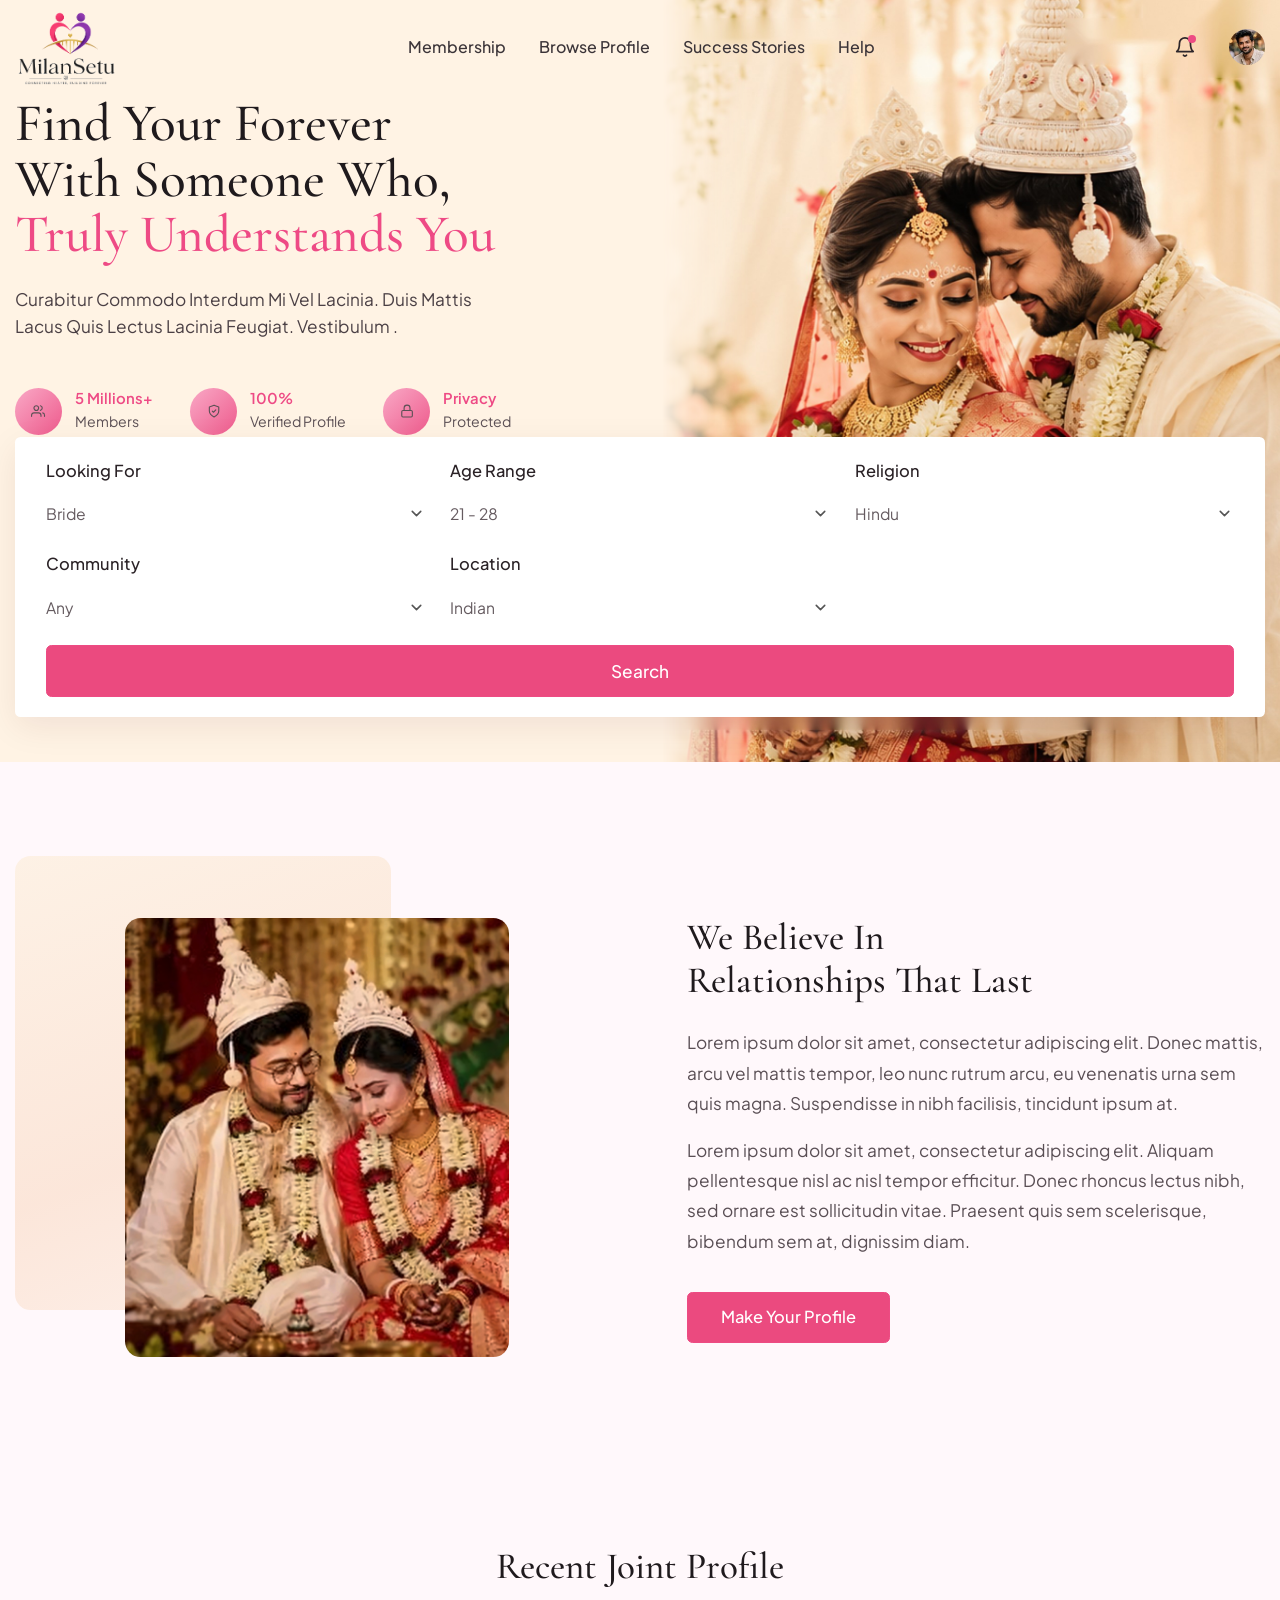
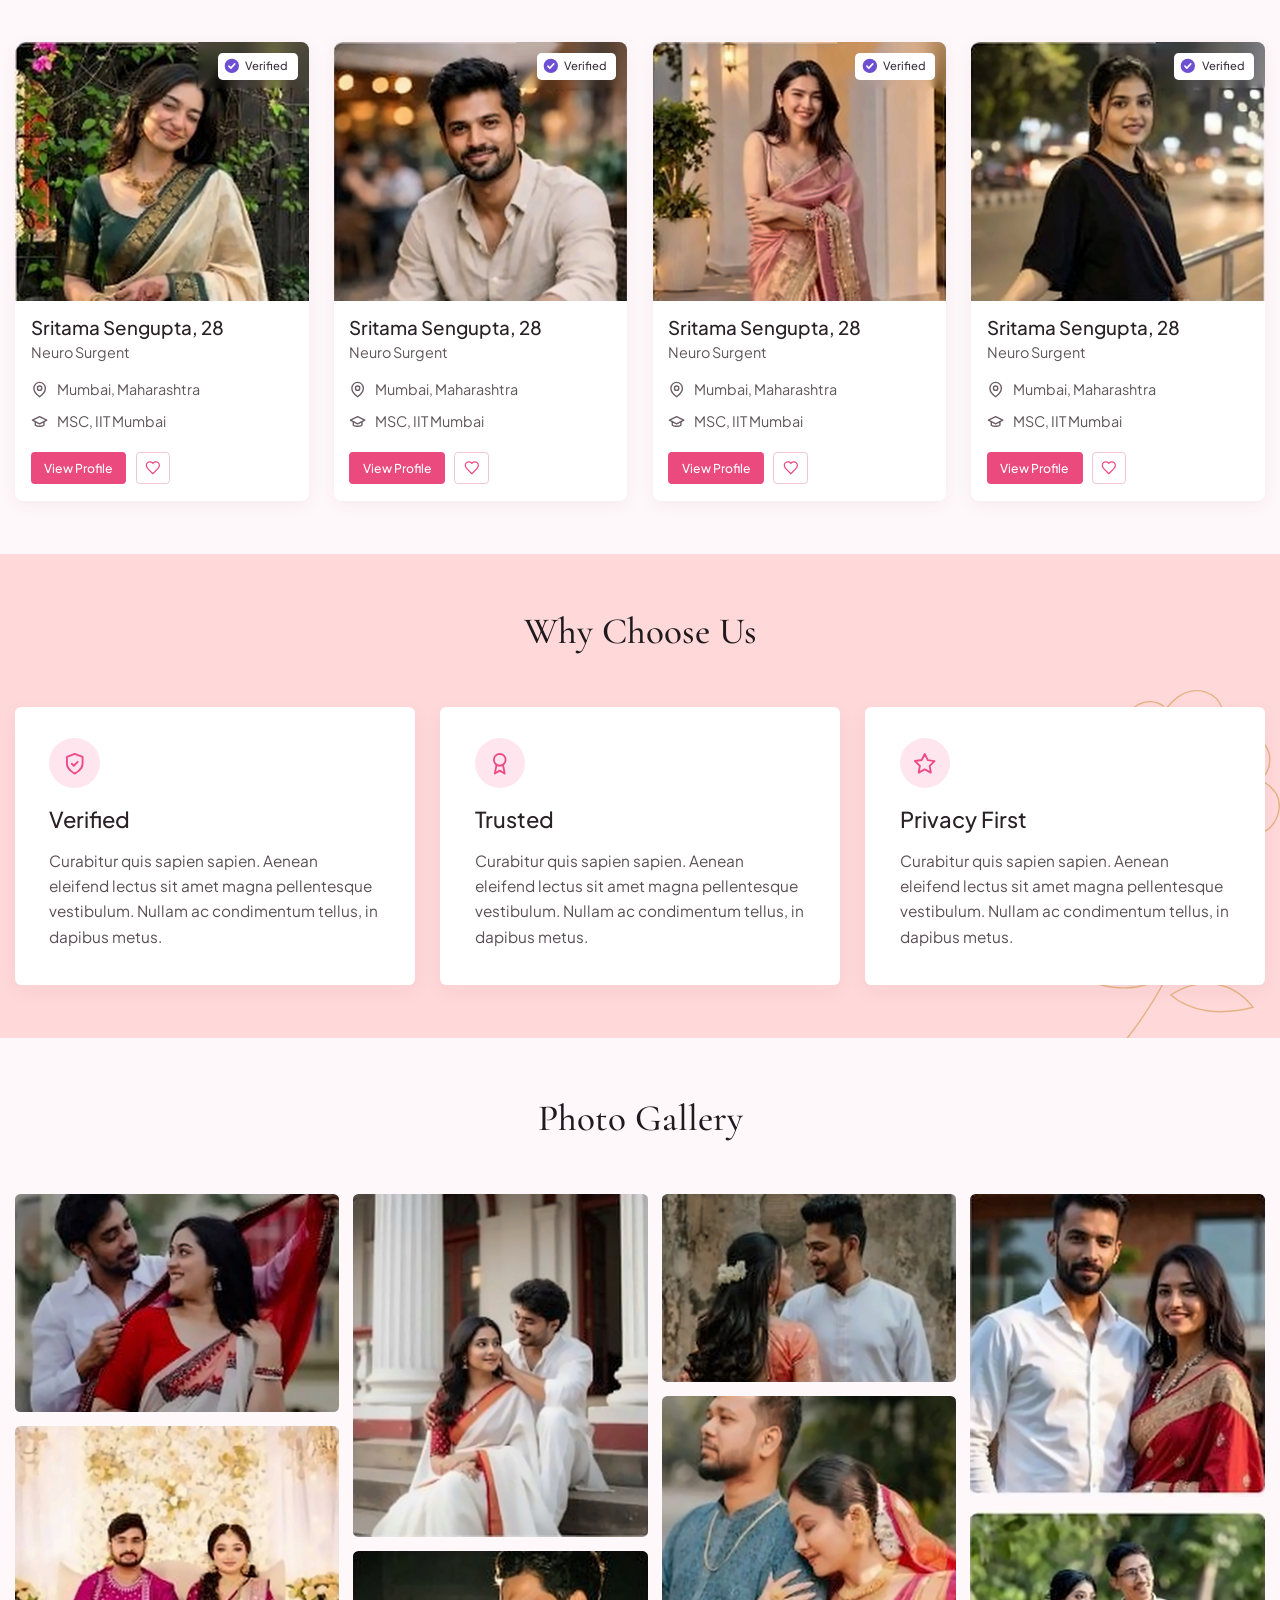
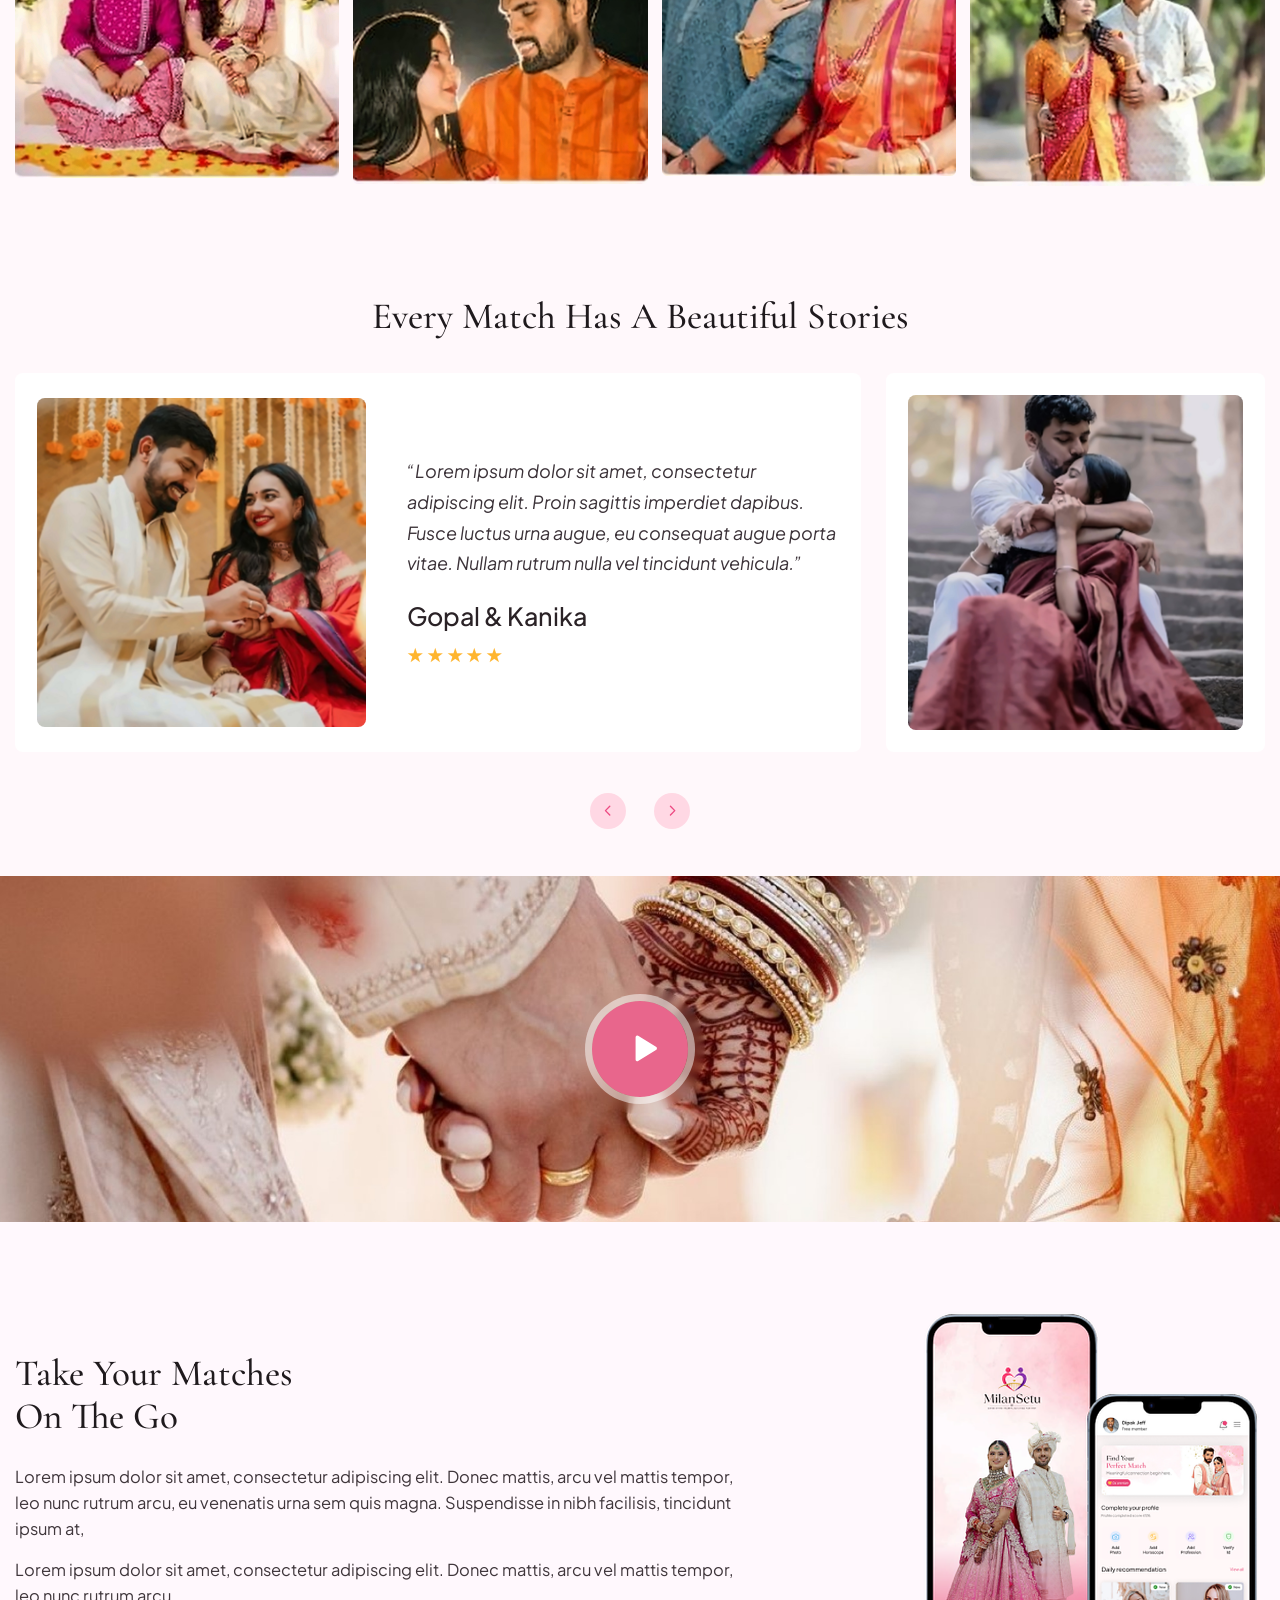
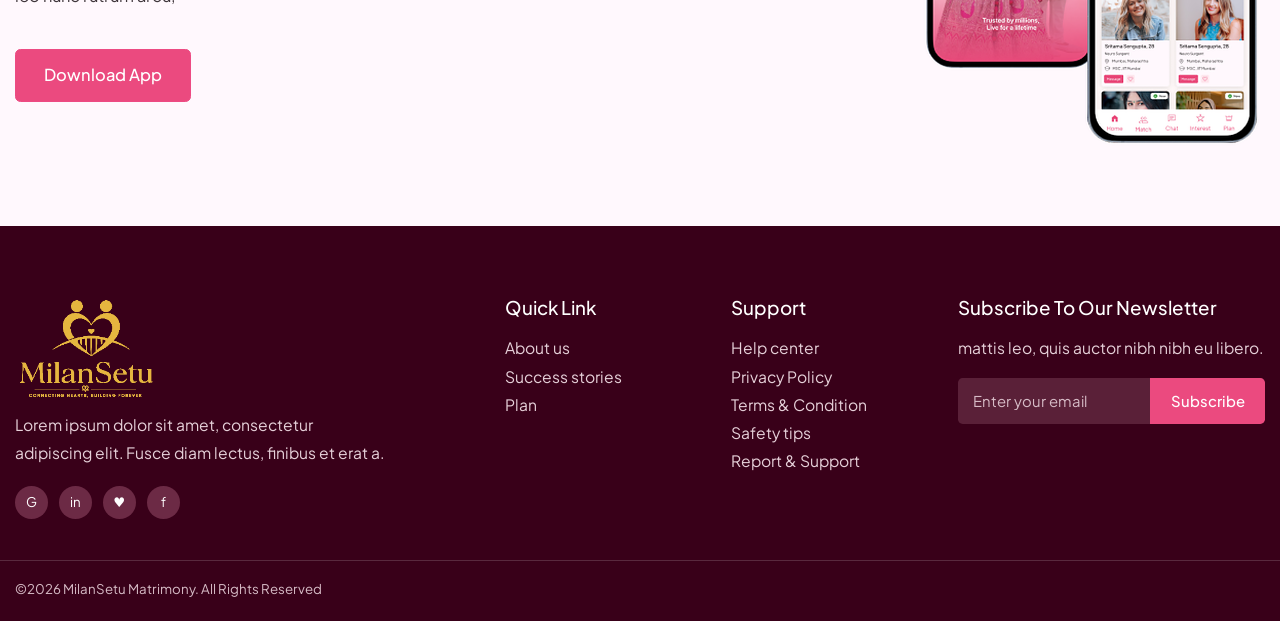
<file: index.html>
<!DOCTYPE html>
<html lang="en">
<head>
  <meta charset="utf-8"/>
  <meta content="width=device-width,initial-scale=1" name="viewport"/>
  <link href="https://fonts.googleapis.com" rel="preconnect"/>
  <link crossorigin="" href="https://fonts.gstatic.com" rel="preconnect"/>
  <link href="https://fonts.googleapis.com/css2?family=Cormorant+Garamond:ital,wght@0,500;0,600;0,700;1,500&amp;family=Plus+Jakarta+Sans:wght@400;500;600;700&amp;display=swap" rel="stylesheet"/>
  <link href="css/style.css" rel="stylesheet"/>
  <title>Home | MilanSetu</title>
</head>
<body class="home">
  <!-- Shared header is rendered from js/app.js -->
  <div id="header"></div>

  <main>

    <!-- HERO -->
    <section class="home-hero">
      <div class="hero-art" role="img" aria-label="Bengali bride and groom"></div>
      <div class="container hero-inner">
        <div class="hero-copy">
              <h1>Find Your Forever<br/>With Someone Who,<br/><em>Truly Understands You</em></h1>
          <p class="hero-desc">Curabitur Commodo Interdum Mi Vel Lacinia. Duis Mattis Lacus Quis Lectus Lacinia Feugiat. Vestibulum .</p>
          <div class="hero-stats">
            <div><span class="stat-icon"><i data-icon="users"></i></span><p><b>5 Millions+</b><span>Members</span></p></div>
            <div><span class="stat-icon"><i data-icon="shield"></i></span><p><b>100%</b><span>Verified Profile</span></p></div>
            <div><span class="stat-icon"><i data-icon="lock"></i></span><p><b>Privacy</b><span>Protected</span></p></div>
          </div>
        </div>

        <form action="browse-profile.html" class="hero-search">
          <label>Looking For
            <select><option>Bride</option><option>Groom</option></select>
          </label>
          <label>Age Range
            <select><option>21 - 28</option><option>25 - 30</option><option>30 - 35</option></select>
          </label>
          <label>Religion
            <select><option>Hindu</option><option>Sikh</option><option>Muslim</option></select>
          </label>
          <label>Community
            <select><option>Any</option><option>General</option></select>
          </label>
          <label>Location
            <select><option>Indian</option><option>Punjab</option><option>Delhi</option></select>
          </label>
          <button class="btn">Search</button>
        </form>
      </div>
    </section>

    <!-- WE BELIEVE -->
    <section class="section container belief">
      <div class="belief-photos">
        <span class="belief-back" aria-hidden="true"></span>
        <img alt="Bengali bride and groom during the wedding ritual" class="belief-front" src="assets/images/belief-front.jpg"/>
      </div>
      <div class="belief-copy">
        <h2>We Believe In<br/>Relationships That Last</h2>
        <p>Lorem ipsum dolor sit amet, consectetur adipiscing elit. Donec mattis, arcu vel mattis tempor, leo nunc rutrum arcu, eu venenatis urna sem quis magna. Suspendisse in nibh facilisis, tincidunt ipsum at.</p>
        <p>Lorem ipsum dolor sit amet, consectetur adipiscing elit. Aliquam pellentesque nisl ac nisl tempor efficitur. Donec rhoncus lectus nibh, sed ornare est sollicitudin vitae. Praesent quis sem scelerisque, bibendum sem at, dignissim diam.</p>
        <a class="btn" href="browse-profile.html">Make Your Profile</a>
      </div>
    </section>

    <!-- RECENT PROFILES -->
    <section class="section recent">
      <div class="container">
        <h2 class="section-title">Recent Joint Profile</h2>
        <div class="profile-grid" id="home-profiles"></div>
      </div>
    </section>

    <!-- WHY CHOOSE US -->
    <section class="why">
      <div class="container">
        <h2 class="section-title">Why Choose Us</h2>
        <div class="features">
          <article>
            <i data-icon="shield"></i>
            <h3>Verified</h3>
            <p>Curabitur quis sapien sapien. Aenean eleifend lectus sit amet magna pellentesque vestibulum. Nullam ac condimentum tellus, in dapibus metus.</p>
          </article>
          <article>
            <i data-icon="award"></i>
            <h3>Trusted</h3>
            <p>Curabitur quis sapien sapien. Aenean eleifend lectus sit amet magna pellentesque vestibulum. Nullam ac condimentum tellus, in dapibus metus.</p>
          </article>
          <article>
            <i data-icon="star"></i>
            <h3>Privacy First</h3>
            <p>Curabitur quis sapien sapien. Aenean eleifend lectus sit amet magna pellentesque vestibulum. Nullam ac condimentum tellus, in dapibus metus.</p>
          </article>
        </div>
      </div>
    </section>

    <!-- PHOTO GALLERY -->
    <section class="section container gallery-section">
      <h2 class="section-title">Photo Gallery</h2>
      <div class="photo-mosaic">
        <div class="mosaic-col">
          <img alt="Couple in a playful moment" src="assets/images/gallery-1.jpg"/>
          <img alt="Couple seated on a decorated stage" src="assets/images/gallery-2.jpg"/>
        </div>
        <div class="mosaic-col">
          <img alt="Couple on the steps of a heritage house" src="assets/images/gallery-3.jpg"/>
          <img alt="Couple sharing a warm look" src="assets/images/gallery-4.jpg"/>
        </div>
        <div class="mosaic-col">
          <img alt="Couple smiling at each other" src="assets/images/gallery-5.jpg"/>
          <img alt="Couple in traditional wear" src="assets/images/gallery-6.jpg"/>
        </div>
        <div class="mosaic-col">
          <img alt="Groom and bride portrait" src="assets/images/gallery-7.jpg"/>
          <img alt="Couple in an outdoor garden" src="assets/images/gallery-8.jpg"/>
        </div>
      </div>
    </section>

    <!-- SUCCESS STORY SLIDER -->
    <section class="section stories-preview">
      <div class="container">
        <h2 class="section-title">Every Match Has A Beautiful Stories</h2>
        <div class="slider" id="story-slider">
          <div class="story-main">
            <img alt="" src="assets/images/slider-1.jpg"/>
            <div>
              <blockquote></blockquote>
              <h3></h3>
              <div class="stars">&starf;&starf;&starf;&starf;&starf;</div>
            </div>
          </div>
          <div class="story-next"><img alt="" src="assets/images/slider-2.jpg"/></div>
        </div>
        <div class="slider-arrows">
          <button id="story-prev" aria-label="Previous story"><i data-icon="left"></i></button>
          <button id="story-next" aria-label="Next story"><i data-icon="right"></i></button>
        </div>
      </div>
    </section>

    <!-- VIDEO STRIP -->
    <section class="video-strip">
      <button aria-label="Play story video" class="play-button" id="play-video"><i data-icon="play"></i></button>
      <p class="video-note" id="video-note" role="status"></p>
    </section>

    <!-- APP PROMO -->
    <section class="app-promo">
      <div class="container app-flex">
        <div class="app-copy">
          <h2>Take Your Matches<br/>On The Go</h2>
          <p>Lorem ipsum dolor sit amet, consectetur adipiscing elit. Donec mattis, arcu vel mattis tempor, leo nunc rutrum arcu, eu venenatis urna sem quis magna. Suspendisse in nibh facilisis, tincidunt ipsum at,</p>
          <p>Lorem ipsum dolor sit amet, consectetur adipiscing elit. Donec mattis, arcu vel mattis tempor, leo nunc rutrum arcu,</p>
          <a class="btn" href="browse-profile.html">Download App</a>
        </div>
        <img class="app-phones" alt="MilanSetu mobile app screens" src="assets/images/app-phones.png"/>
      </div>
    </section>
  </main>

  <!-- Shared footer is rendered from js/app.js -->
  <div id="footer"></div>
  <script src="js/data.js"></script>
  <script src="js/app.js"></script>
</body>
</html>
</file>
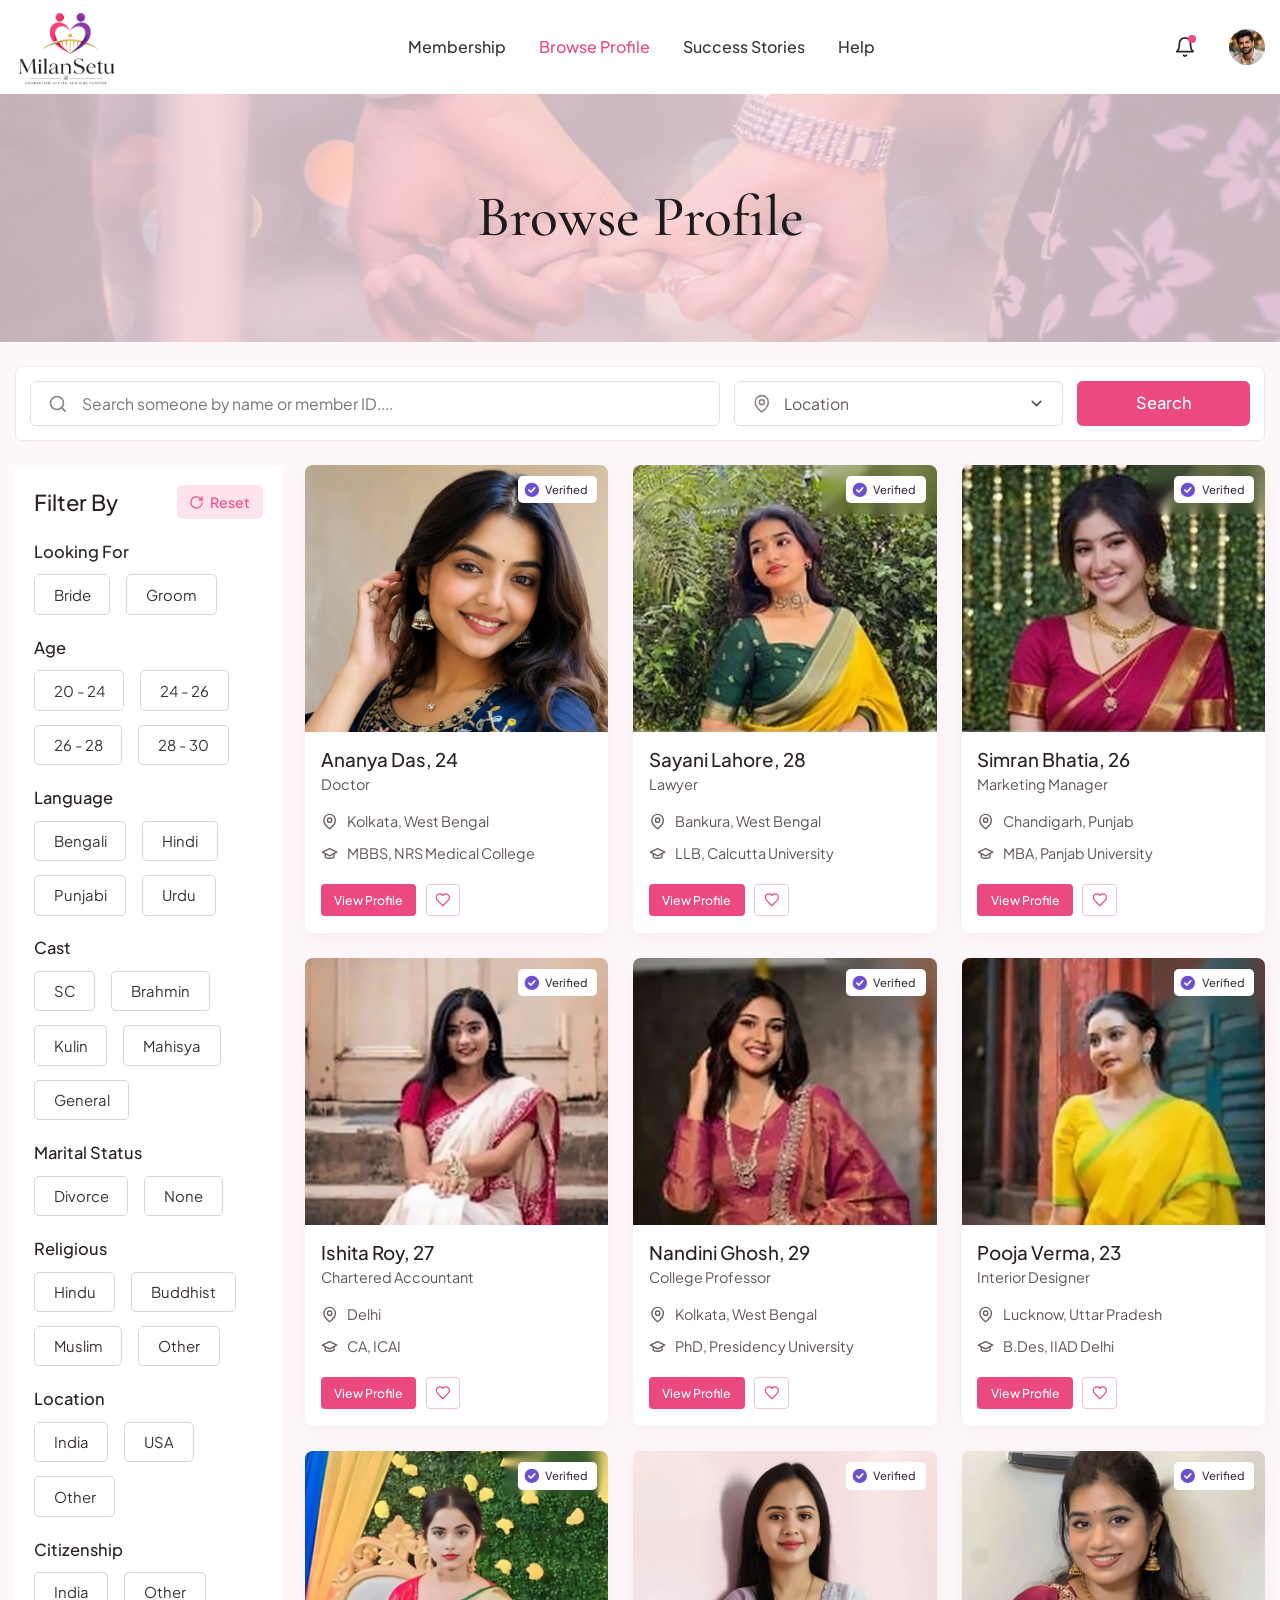
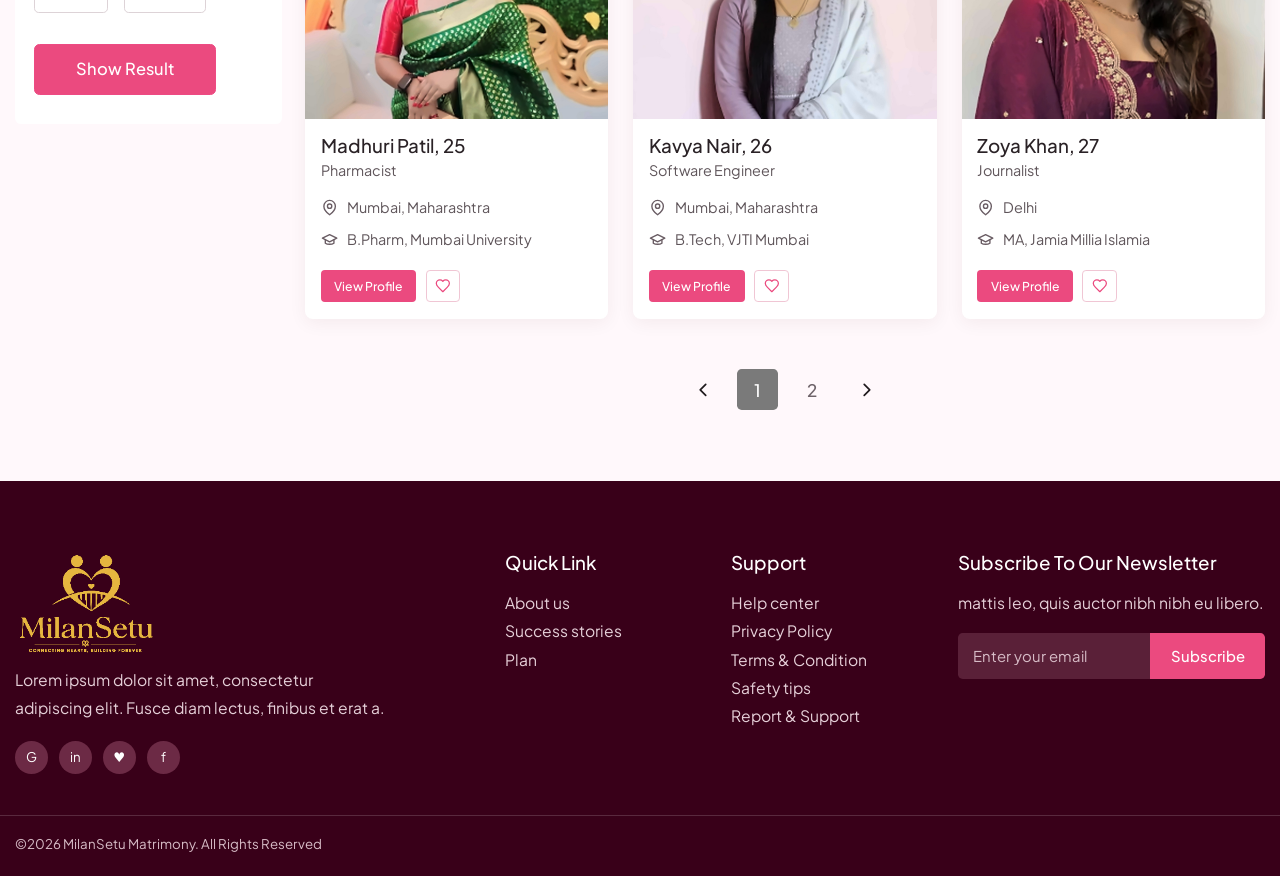
<file: browse-profile.html>
<!DOCTYPE html>
<html lang="en">
<head>
  <meta charset="utf-8"/>
  <meta content="width=device-width,initial-scale=1" name="viewport"/>
  <link href="https://fonts.googleapis.com" rel="preconnect"/>
  <link crossorigin="" href="https://fonts.gstatic.com" rel="preconnect"/>
  <link href="https://fonts.googleapis.com/css2?family=Cormorant+Garamond:ital,wght@0,500;0,600;0,700;1,500&amp;family=Plus+Jakarta+Sans:wght@400;500;600;700&amp;display=swap" rel="stylesheet"/>
  <link href="css/style.css" rel="stylesheet"/>
  <title>Browse Profile | MilanSetu</title>
</head>
<body>
  <!-- Shared header is rendered from js/app.js -->
  <div id="header"></div>

  <main>

    <section class="page-banner browse-banner">
      <h1>Browse Profile</h1>
    </section>

    <section class="container browse-page">
      <form class="browse-search" id="search-form">
        <label class="field grow"><span class="ico"><i data-icon="search"></i></span>
          <input id="query" placeholder="Search someone by name or member ID...." aria-label="Search by name or member ID"/>
        </label>
        <label class="field"><span class="ico"><i data-icon="pin"></i></span>
          <select id="loc" aria-label="Location">
            <option>Location</option><option>Mumbai</option><option>Kolkata</option><option>Delhi</option><option>Punjab</option><option>Lucknow</option>
          </select>
        </label>
        <button class="btn">Search</button>
      </form>

      <div class="browse-layout">
        <aside class="filters" aria-label="Filters">
          <div class="filters-head">
            <h3>Filter By</h3>
            <button class="reset" id="reset" type="button"><i data-icon="refresh"></i> Reset</button>
          </div>
          <div id="chip-groups"></div>
          <button class="btn show-result" id="show-result" type="button">Show Result</button>
        </aside>

        <div class="browse-main" id="results-top">
          <div class="profile-grid browse-grid" id="browse-profiles"></div>
          <div class="pagination" id="pagination"></div>
        </div>
      </div>
    </section>
  </main>

  <!-- Shared footer is rendered from js/app.js -->
  <div id="footer"></div>
  <script src="js/data.js"></script>
  <script src="js/app.js"></script>
</body>
</html>
</file>
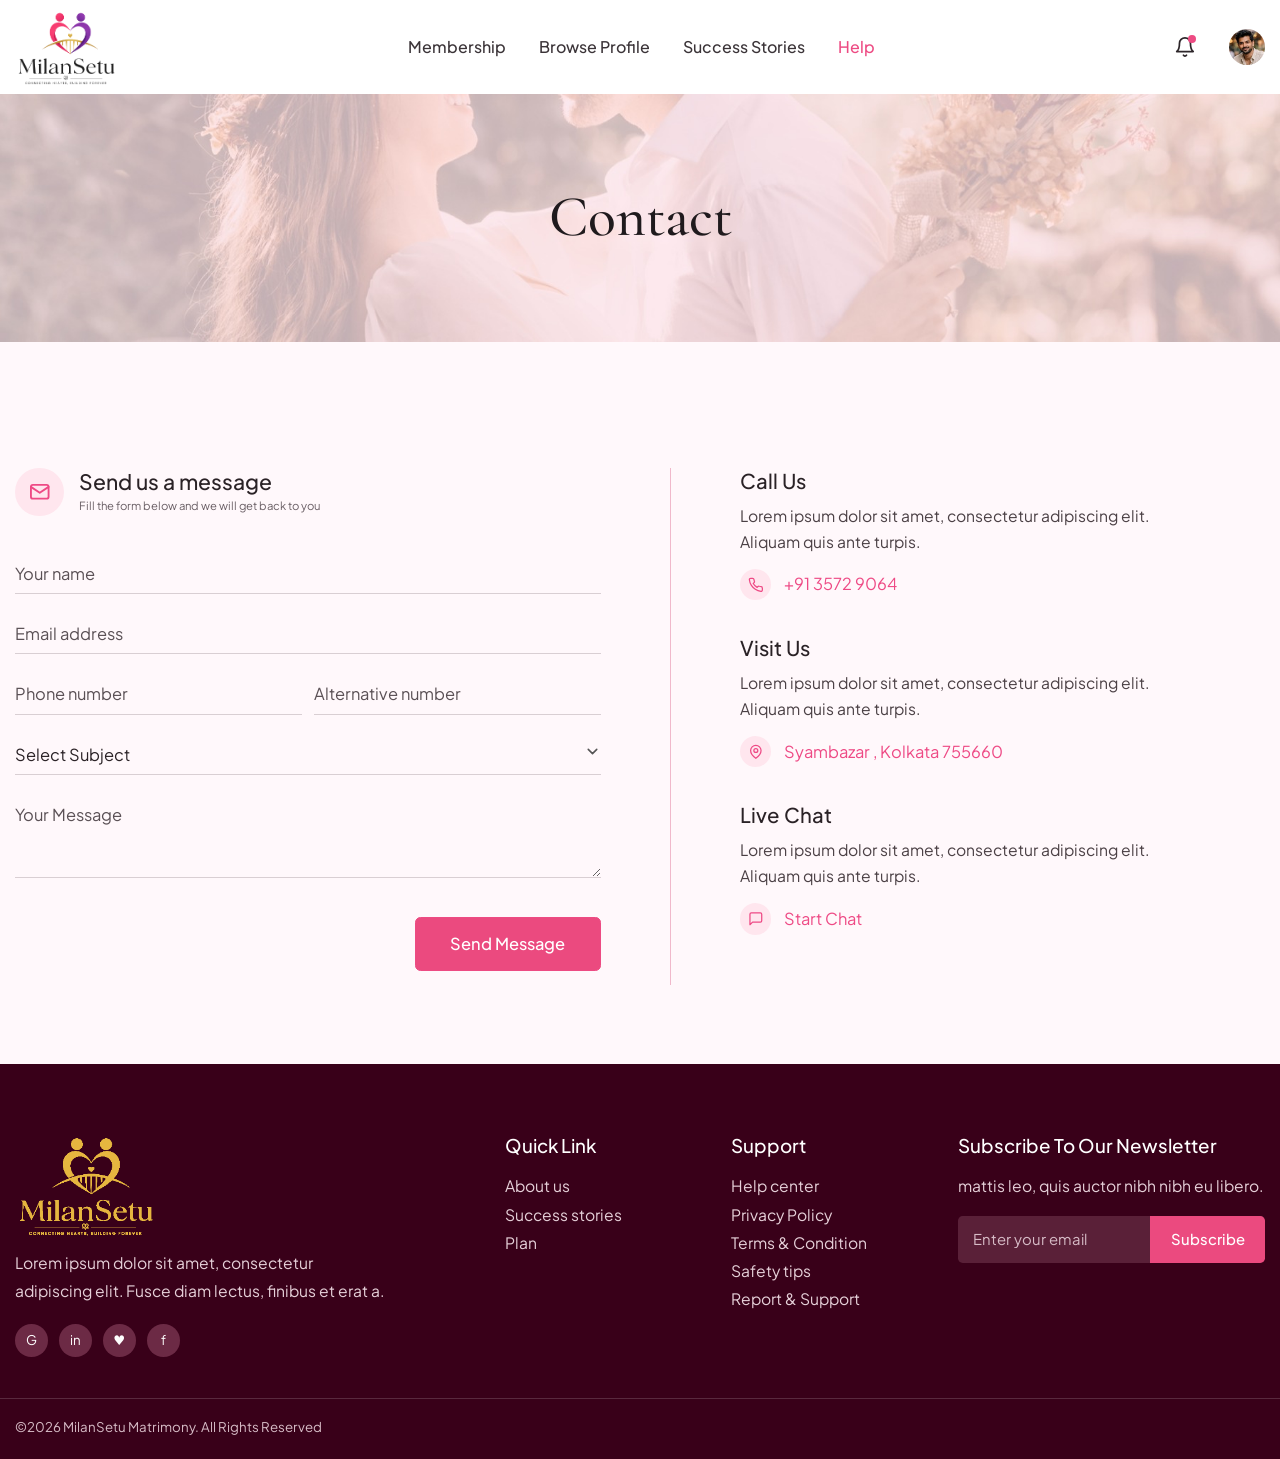
<file: contact-us.html>
<!DOCTYPE html>
<html lang="en">
<head>
  <meta charset="utf-8"/>
  <meta content="width=device-width,initial-scale=1" name="viewport"/>
  <link href="https://fonts.googleapis.com" rel="preconnect"/>
  <link crossorigin="" href="https://fonts.gstatic.com" rel="preconnect"/>
  <link href="https://fonts.googleapis.com/css2?family=Cormorant+Garamond:ital,wght@0,500;0,600;0,700;1,500&amp;family=Plus+Jakarta+Sans:wght@400;500;600;700&amp;display=swap" rel="stylesheet"/>
  <link href="css/style.css" rel="stylesheet"/>
  <title>Help | MilanSetu</title>
</head>
<body>
  <!-- Shared header is rendered from js/app.js -->
  <div id="header"></div>

  <main>

    <section class="page-banner contact-banner">
      <h1>Contact</h1>
    </section>

    <section class="container contact-layout">
      <div class="contact-form-col">
        <div class="form-head">
          <span class="form-icon"><i data-icon="mail"></i></span>
          <div><h2>Send us a message</h2><p>Fill the form below and we will get back to you</p></div>
        </div>
        <form class="contact-form" id="contact-form">
          <input placeholder="Your name" required aria-label="Your name"/>
          <input placeholder="Email address" required type="email" aria-label="Email address"/>
          <div class="form-pair">
            <input placeholder="Phone number" aria-label="Phone number"/>
            <input placeholder="Alternative number" aria-label="Alternative number"/>
          </div>
          <select aria-label="Subject"><option>Select Subject</option><option>Membership</option><option>Profile support</option></select>
          <textarea placeholder="Your Message" required rows="3" aria-label="Your message"></textarea>
          <button class="btn">Send Message</button>
          <p id="contact-feedback" role="status"></p>
        </form>
      </div>

      <aside class="contact-info">
        <div><h3>Call Us</h3><p>Lorem ipsum dolor sit amet, consectetur adipiscing elit. Aliquam quis ante turpis.</p><a href="tel:+9135729064"><i class="ico" data-icon="phone"></i>+91 3572 9064</a></div>
        <div><h3>Visit Us</h3><p>Lorem ipsum dolor sit amet, consectetur adipiscing elit. Aliquam quis ante turpis.</p><a href="#"><i class="ico" data-icon="pin"></i>Syambazar , Kolkata 755660</a></div>
        <div><h3>Live Chat</h3><p>Lorem ipsum dolor sit amet, consectetur adipiscing elit. Aliquam quis ante turpis.</p><a href="mailto:hello@milansetu.example"><i class="ico" data-icon="chat"></i>Start Chat</a></div>
      </aside>
    </section>
  </main>

  <!-- Shared footer is rendered from js/app.js -->
  <div id="footer"></div>
  <script src="js/data.js"></script>
  <script src="js/app.js"></script>
</body>
</html>
</file>
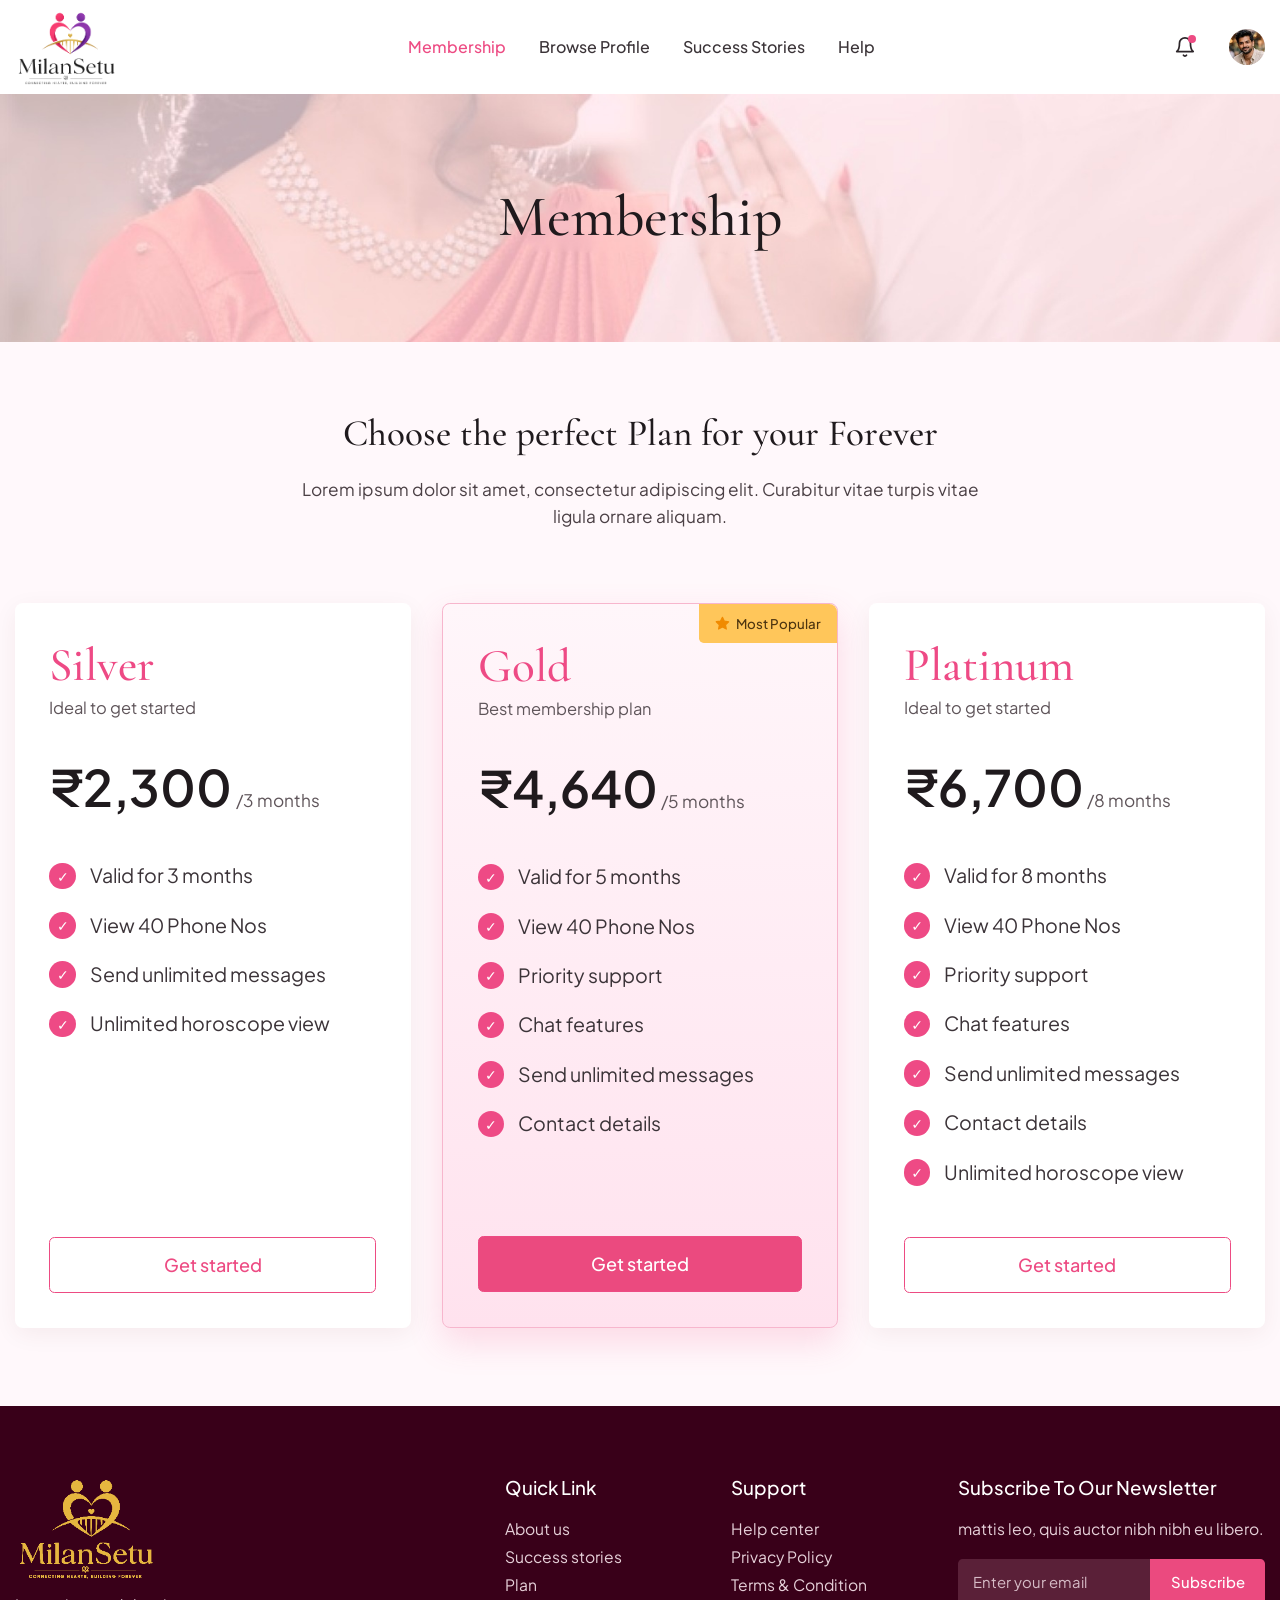
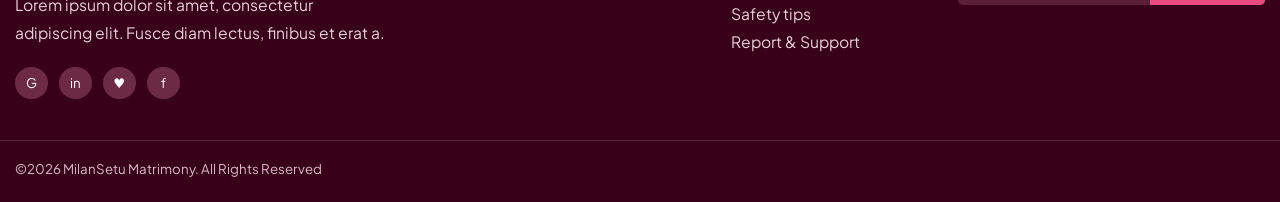
<file: membership.html>
<!DOCTYPE html>
<html lang="en">
<head>
  <meta charset="utf-8"/>
  <meta content="width=device-width,initial-scale=1" name="viewport"/>
  <link href="https://fonts.googleapis.com" rel="preconnect"/>
  <link crossorigin="" href="https://fonts.gstatic.com" rel="preconnect"/>
  <link href="https://fonts.googleapis.com/css2?family=Cormorant+Garamond:ital,wght@0,500;0,600;0,700;1,500&amp;family=Plus+Jakarta+Sans:wght@400;500;600;700&amp;display=swap" rel="stylesheet"/>
  <link href="css/style.css" rel="stylesheet"/>
  <title>Membership | MilanSetu</title>
</head>
<body>
  <!-- Shared header is rendered from js/app.js -->
  <div id="header"></div>

  <main>

    <section class="page-banner membership-banner">
      <h1>Membership</h1>
    </section>

    <section class="section container plans-section">
      <h2 class="section-title">Choose the perfect Plan for your Forever</h2>
      <p class="section-subtitle">Lorem ipsum dolor sit amet, consectetur adipiscing elit. Curabitur vitae turpis vitae<br/>ligula ornare aliquam.</p>
      <div class="plans">
        <article class="plan">
          <h3>Silver</h3>
          <p class="plan-caption">Ideal to get started</p>
          <div class="price">₹2,300<small>/3 months</small></div>
          <ul><li>Valid for 3 months</li><li>View 40 Phone Nos</li><li>Send unlimited messages</li><li>Unlimited horoscope view</li></ul>
          <a class="btn-outline" href="contact-us.html">Get started</a>
        </article>
        <article class="plan gold"><span class="popular"><i data-icon="star"></i> Most Popular</span>
          <h3>Gold</h3>
          <p class="plan-caption">Best membership plan</p>
          <div class="price">₹4,640<small>/5 months</small></div>
          <ul><li>Valid for 5 months</li><li>View 40 Phone Nos</li><li>Priority support</li><li>Chat features</li><li>Send unlimited messages</li><li>Contact details</li></ul>
          <a class="btn" href="contact-us.html">Get started</a>
        </article>
        <article class="plan">
          <h3>Platinum</h3>
          <p class="plan-caption">Ideal to get started</p>
          <div class="price">₹6,700<small>/8 months</small></div>
          <ul><li>Valid for 8 months</li><li>View 40 Phone Nos</li><li>Priority support</li><li>Chat features</li><li>Send unlimited messages</li><li>Contact details</li><li>Unlimited horoscope view</li></ul>
          <a class="btn-outline" href="contact-us.html">Get started</a>
        </article>
      </div>
    </section>
  </main>

  <!-- Shared footer is rendered from js/app.js -->
  <div id="footer"></div>
  <script src="js/data.js"></script>
  <script src="js/app.js"></script>
</body>
</html>
</file>
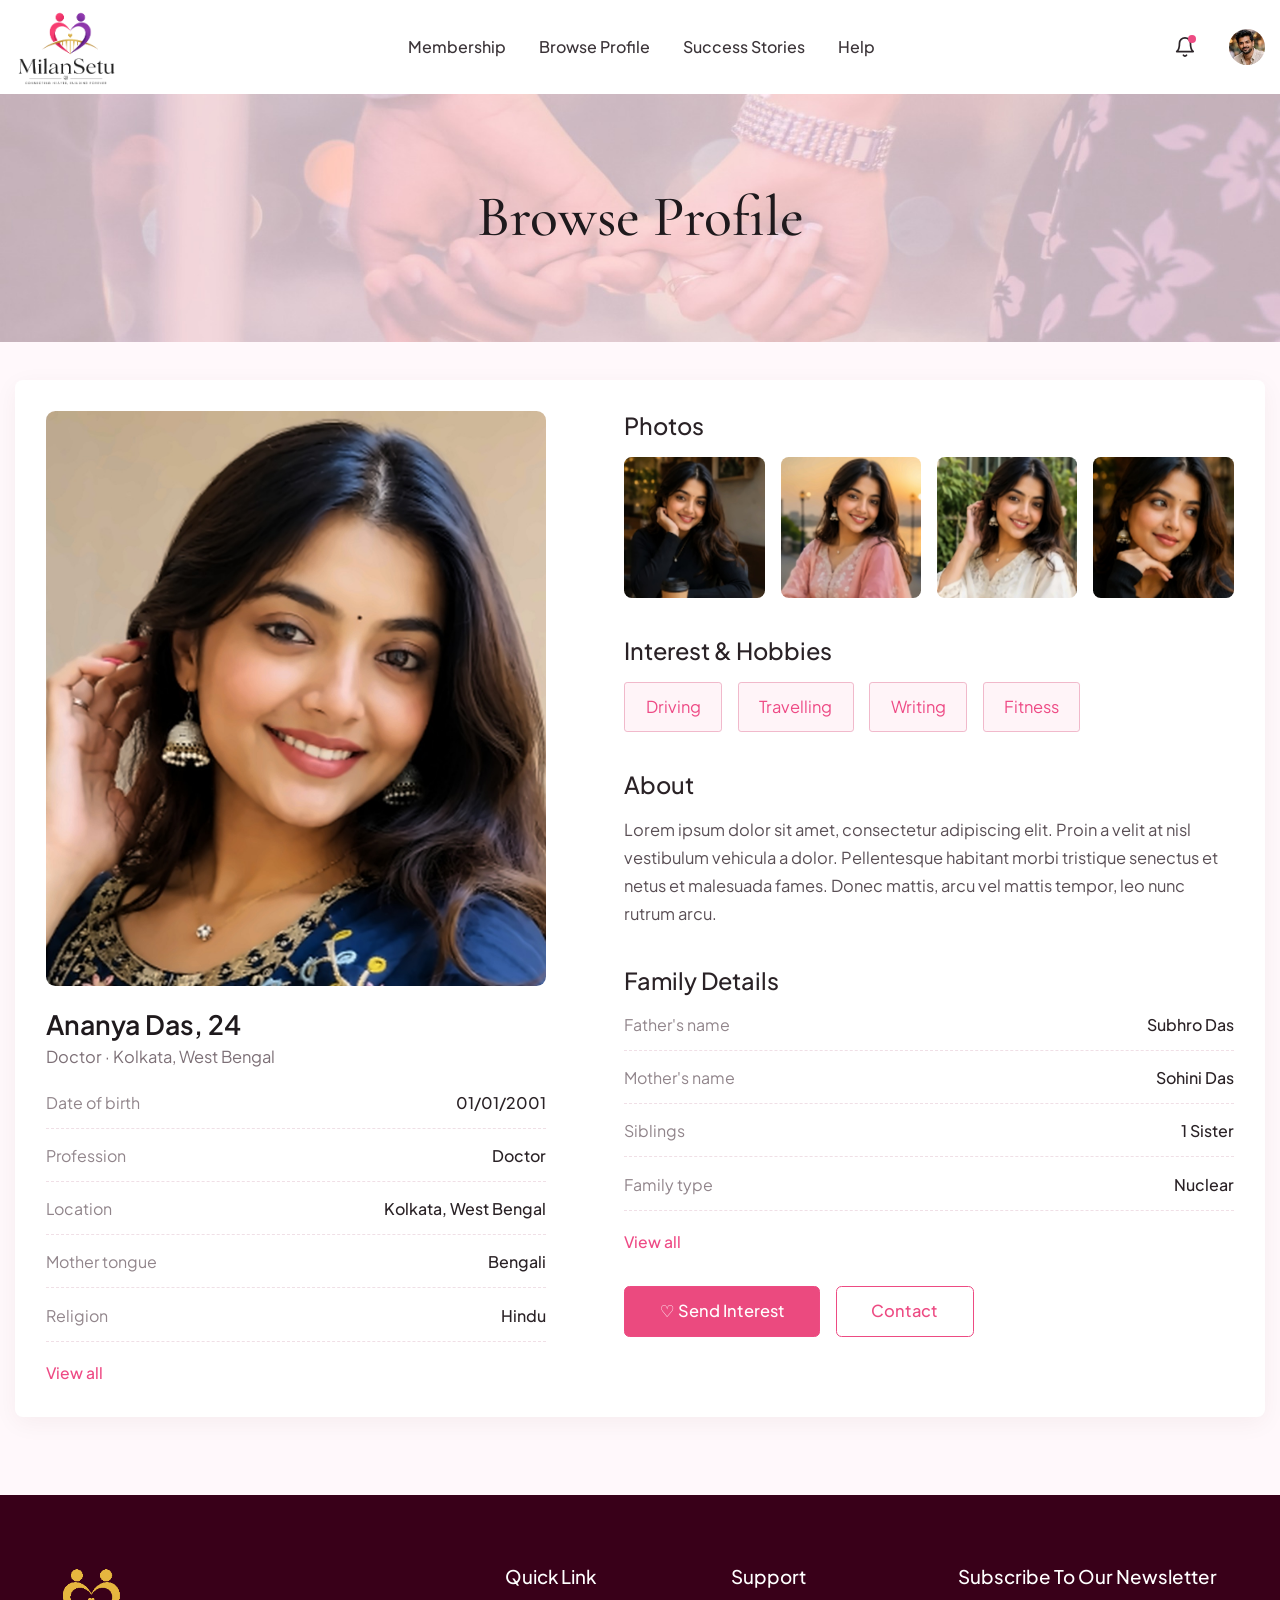
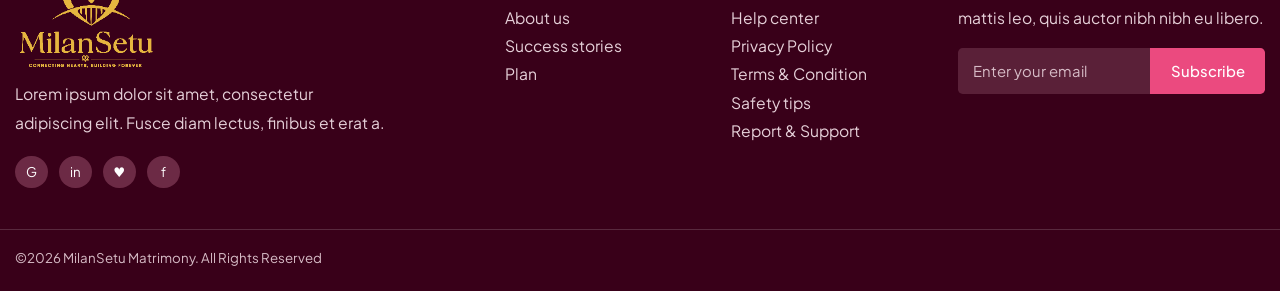
<file: profile-details.html>
<!DOCTYPE html>
<html lang="en">
<head>
  <meta charset="utf-8"/>
  <meta content="width=device-width,initial-scale=1" name="viewport"/>
  <link href="https://fonts.googleapis.com" rel="preconnect"/>
  <link crossorigin="" href="https://fonts.gstatic.com" rel="preconnect"/>
  <link href="https://fonts.googleapis.com/css2?family=Cormorant+Garamond:ital,wght@0,500;0,600;0,700;1,500&amp;family=Plus+Jakarta+Sans:wght@400;500;600;700&amp;display=swap" rel="stylesheet"/>
  <link href="css/style.css" rel="stylesheet"/>
  <title>Profile Details | MilanSetu</title>
</head>
<body>
  <!-- Shared header is rendered from js/app.js -->
  <div id="header"></div>

  <main>

    <section class="page-banner browse-banner">
      <h1>Browse Profile</h1>
    </section>

    <section class="container detail-page" id="profile-root"></section>
  </main>

  <!-- Shared footer is rendered from js/app.js -->
  <div id="footer"></div>
  <script src="js/data.js"></script>
  <script src="js/app.js"></script>
</body>
</html>
</file>
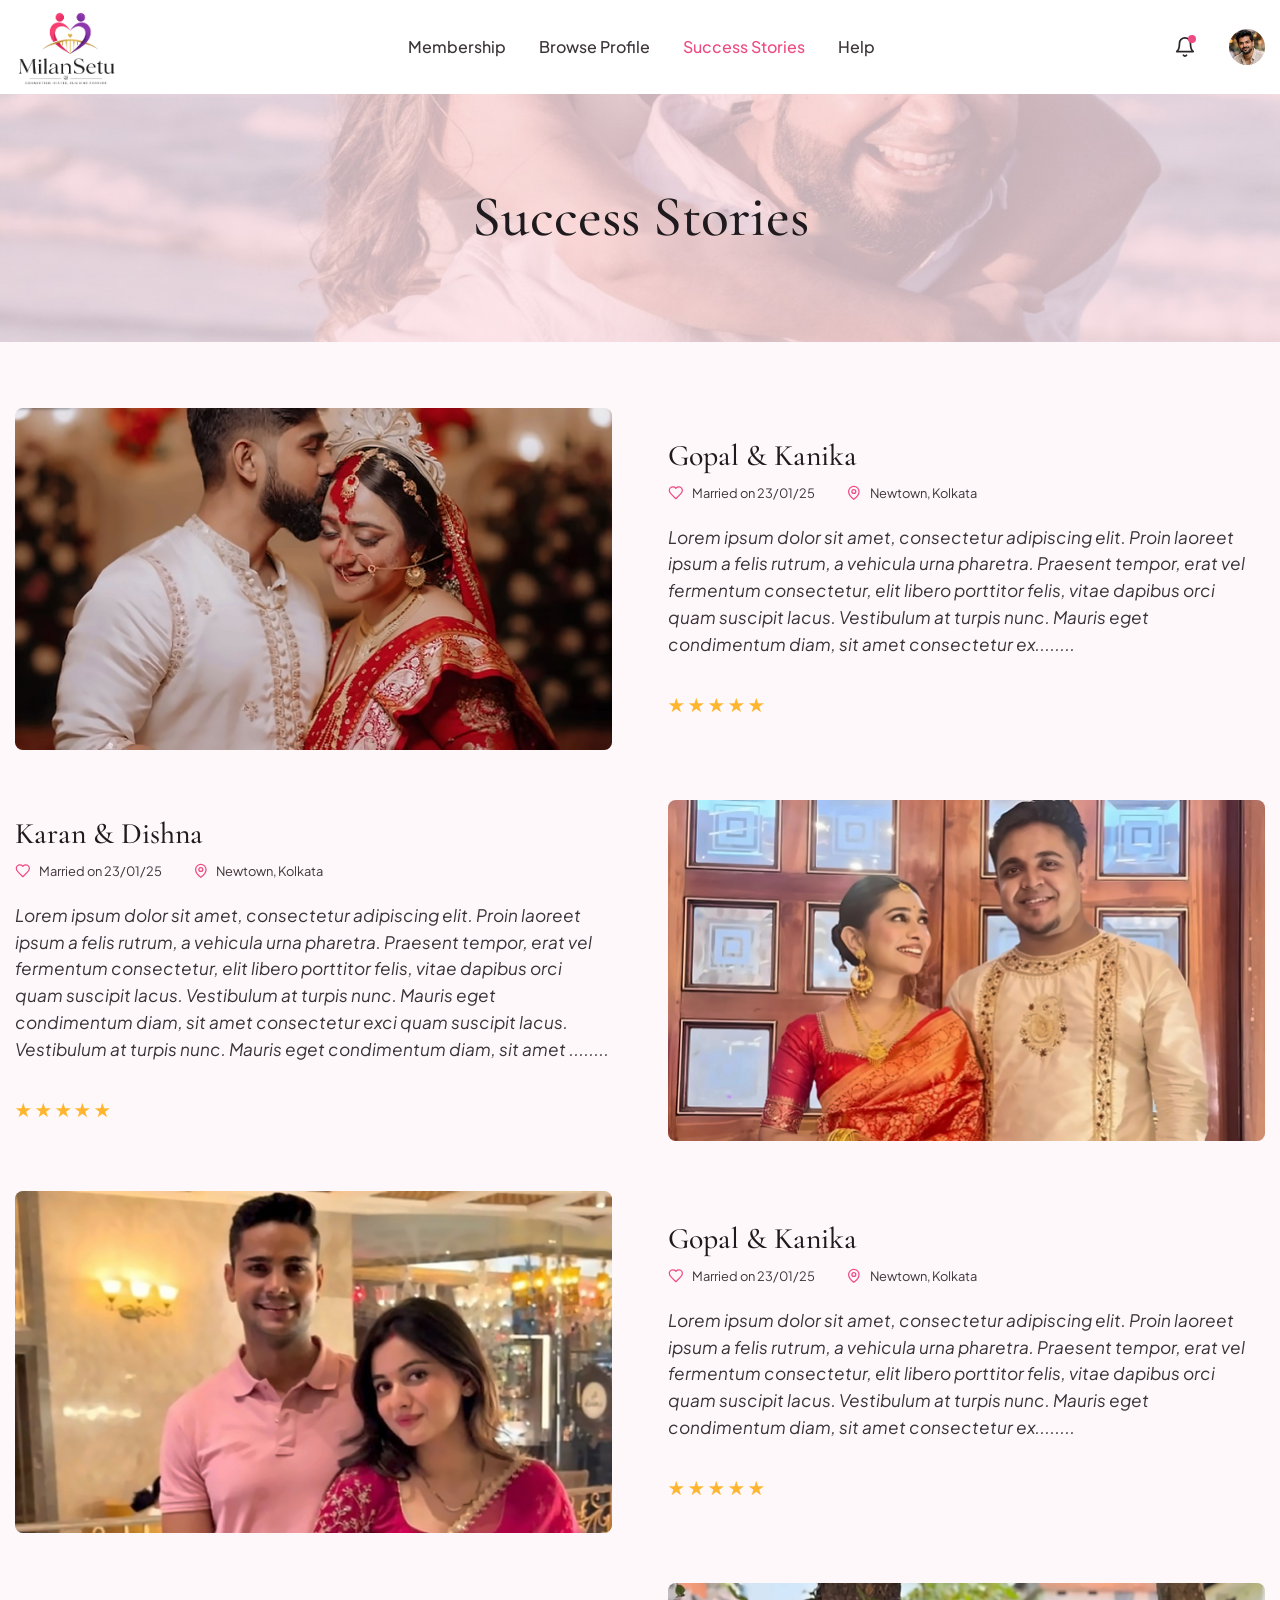
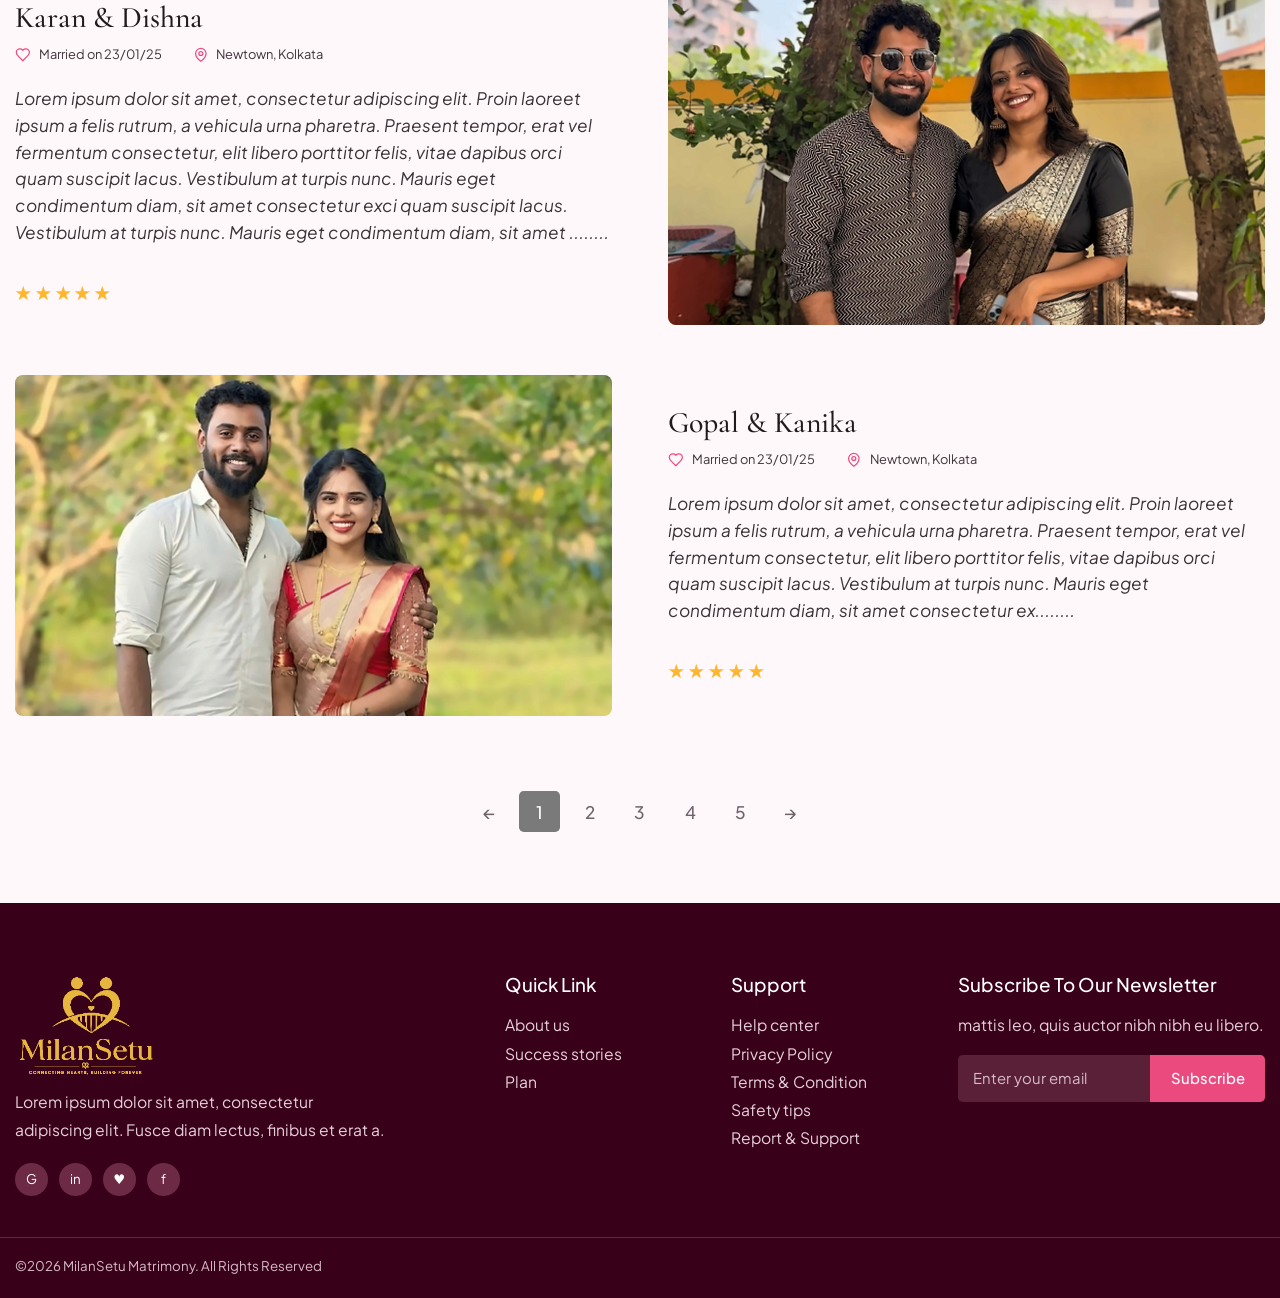
<file: success-stories.html>
<!DOCTYPE html>
<html lang="en">
<head>
  <meta charset="utf-8"/>
  <meta content="width=device-width,initial-scale=1" name="viewport"/>
  <link href="https://fonts.googleapis.com" rel="preconnect"/>
  <link crossorigin="" href="https://fonts.gstatic.com" rel="preconnect"/>
  <link href="https://fonts.googleapis.com/css2?family=Cormorant+Garamond:ital,wght@0,500;0,600;0,700;1,500&amp;family=Plus+Jakarta+Sans:wght@400;500;600;700&amp;display=swap" rel="stylesheet"/>
  <link href="css/style.css" rel="stylesheet"/>
  <title>Success Stories | MilanSetu</title>
</head>
<body>
  <!-- Shared header is rendered from js/app.js -->
  <div id="header"></div>

  <main>

    <section class="page-banner stories-banner">
      <h1>Success Stories</h1>
    </section>

    <section class="container success-list">
      <article class="success-row">
        <img alt="Gopal &amp; Kanika wedding" src="assets/images/success-1.jpg"/>
        <div class="success-text">
          <h2>Gopal &amp; Kanika</h2>
          <div class="story-meta"><span><i class="ico" data-icon="heart"></i>Married on 23/01/25</span><span><i class="ico" data-icon="pin"></i>Newtown, Kolkata</span></div>
          <p>Lorem ipsum dolor sit amet, consectetur adipiscing elit. Proin laoreet ipsum a felis rutrum, a vehicula urna pharetra. Praesent tempor, erat vel fermentum consectetur, elit libero porttitor felis, vitae dapibus orci quam suscipit lacus. Vestibulum at turpis nunc. Mauris eget condimentum diam, sit amet consectetur ex........</p>
          <div class="stars">&starf;&starf;&starf;&starf;&starf;</div>
        </div>
      </article>
      <article class="success-row">
        <div class="success-text">
          <h2>Karan &amp; Dishna</h2>
          <div class="story-meta"><span><i class="ico" data-icon="heart"></i>Married on 23/01/25</span><span><i class="ico" data-icon="pin"></i>Newtown, Kolkata</span></div>
          <p>Lorem ipsum dolor sit amet, consectetur adipiscing elit. Proin laoreet ipsum a felis rutrum, a vehicula urna pharetra. Praesent tempor, erat vel fermentum consectetur, elit libero porttitor felis, vitae dapibus orci quam suscipit lacus. Vestibulum at turpis nunc. Mauris eget condimentum diam, sit amet consectetur exci quam suscipit lacus. Vestibulum at turpis nunc. Mauris eget condimentum diam, sit amet ........</p>
          <div class="stars">&starf;&starf;&starf;&starf;&starf;</div>
        </div>
        <img alt="Karan &amp; Dishna wedding" src="assets/images/success-2.jpg"/>
      </article>
      <article class="success-row">
        <img alt="Gopal &amp; Kanika wedding" src="assets/images/success-3.jpg"/>
        <div class="success-text">
          <h2>Gopal &amp; Kanika</h2>
          <div class="story-meta"><span><i class="ico" data-icon="heart"></i>Married on 23/01/25</span><span><i class="ico" data-icon="pin"></i>Newtown, Kolkata</span></div>
          <p>Lorem ipsum dolor sit amet, consectetur adipiscing elit. Proin laoreet ipsum a felis rutrum, a vehicula urna pharetra. Praesent tempor, erat vel fermentum consectetur, elit libero porttitor felis, vitae dapibus orci quam suscipit lacus. Vestibulum at turpis nunc. Mauris eget condimentum diam, sit amet consectetur ex........</p>
          <div class="stars">&starf;&starf;&starf;&starf;&starf;</div>
        </div>
      </article>
      <article class="success-row">
        <div class="success-text">
          <h2>Karan &amp; Dishna</h2>
          <div class="story-meta"><span><i class="ico" data-icon="heart"></i>Married on 23/01/25</span><span><i class="ico" data-icon="pin"></i>Newtown, Kolkata</span></div>
          <p>Lorem ipsum dolor sit amet, consectetur adipiscing elit. Proin laoreet ipsum a felis rutrum, a vehicula urna pharetra. Praesent tempor, erat vel fermentum consectetur, elit libero porttitor felis, vitae dapibus orci quam suscipit lacus. Vestibulum at turpis nunc. Mauris eget condimentum diam, sit amet consectetur exci quam suscipit lacus. Vestibulum at turpis nunc. Mauris eget condimentum diam, sit amet ........</p>
          <div class="stars">&starf;&starf;&starf;&starf;&starf;</div>
        </div>
        <img alt="Karan &amp; Dishna wedding" src="assets/images/success-4.jpg"/>
      </article>
      <article class="success-row">
        <img alt="Gopal &amp; Kanika wedding" src="assets/images/success-5.jpg"/>
        <div class="success-text">
          <h2>Gopal &amp; Kanika</h2>
          <div class="story-meta"><span><i class="ico" data-icon="heart"></i>Married on 23/01/25</span><span><i class="ico" data-icon="pin"></i>Newtown, Kolkata</span></div>
          <p>Lorem ipsum dolor sit amet, consectetur adipiscing elit. Proin laoreet ipsum a felis rutrum, a vehicula urna pharetra. Praesent tempor, erat vel fermentum consectetur, elit libero porttitor felis, vitae dapibus orci quam suscipit lacus. Vestibulum at turpis nunc. Mauris eget condimentum diam, sit amet consectetur ex........</p>
          <div class="stars">&starf;&starf;&starf;&starf;&starf;</div>
        </div>
      </article>
      <div class="center"><div class="pager"><button aria-label="Previous">&larr;</button><button class="active">1</button><button>2</button><button>3</button><button>4</button><button>5</button><button aria-label="Next">&rarr;</button></div></div>
    </section>
  </main>

  <!-- Shared footer is rendered from js/app.js -->
  <div id="footer"></div>
  <script src="js/data.js"></script>
  <script src="js/app.js"></script>
</body>
</html>
</file>
<file: css/style.css>
/* ============================================================
   MILANSETU MATRIMONY – MAIN STYLESHEET
   Built to match the Figma design ("metrimony – Esa Bodak").

   Quick controls:
   --container : maximum width of page content (Figma: content is ~79% of the page)
   --content-w : how much of the screen the content uses on desktop
   html font-size : every size below is in rem, so text and spacing scale from this one rule

   Fonts: Cormorant Garamond (headings) + Plus Jakarta Sans (body)
============================================================ */

* { box-sizing: border-box; }

:root {
    --container: 1520px;
    --content-w: 79%;
    --gutter: 15px;                 /* left and right space on every screen */
    --frame: 1920px;                /* design frame width */

    --pink: #ed4b83;
    --pink-dark: #d93d73;
    --pink-soft: #ffe3ec;
    --blush: #fff8fb;
    --rose: #ffd8d9;
    --wine: #390019;
    --ink: #2a2226;
    --body: #5a4f55;
    --muted: #7d7077;
    --line: #efdfe6;

    --head: "Cormorant Garamond", "Playfair Display", Georgia, serif;
    --text: "Plus Jakarta Sans", "DM Sans", system-ui, sans-serif;

    --header-h: 6rem;
}

html {
    font-size: clamp(15px, calc(8px + .6vw), 20px);
    scroll-behavior: smooth;
    -webkit-text-size-adjust: 100%;
    text-size-adjust: 100%;
    overflow-x: hidden;
}
body { min-width: 0; }

body {
    margin: 0;
    background: var(--blush);
    color: var(--ink);
    font-family: var(--text);
    font-size: 1rem;
    line-height: 1.6;
    -webkit-font-smoothing: antialiased;
}

img { max-width: 100%; display: block; }

main, section, article, aside, footer { min-width: 0; max-width: 100%; }
h1, h2, h3, h4 { margin: 0; }
p { margin: 0; }

h1, h2 {
    font-family: var(--head);
    font-weight: 500;
    letter-spacing: 0;
    color: #1f1a1d;
}
h2 { font-size: clamp(2.2rem, 2.9vw, 3.2rem); line-height: 1.15; }

/* Content width: full width on phones/tablets, 79% of the screen on large desktops.
   Using padding (not a % width) so it works on every screen size. */
/* Design frame: 1920px wide, 15px left and right inside it.
   On screens narrower than 1920px the content keeps the same 15px sides;
   on wider screens the frame stays centred at 1920px. */
.container {
    width: 100%;
    max-width: var(--frame);
    margin-inline: auto;
    padding-inline: var(--gutter);
}

[data-icon], .ico { display: inline-flex; }
[data-icon] svg, .ico svg { width: 1em; height: 1em; }

/* ============================================================
   BUTTONS
============================================================ */
.btn, .btn-outline {
    display: inline-flex;
    align-items: center;
    justify-content: center;
    gap: .5rem;
    padding: .95rem 1.9rem;
    border-radius: .35rem;
    font: 500 1.05rem/1 var(--text);
    text-decoration: none;
    cursor: pointer;
    border: 1px solid var(--pink);
    transition: background .2s, color .2s;
}
.btn { background: #eb4a7f; color: #fff; }
.btn-outline { background: #fff; color: var(--pink); }
.btn:hover { background: var(--pink-dark); }
.btn-outline:hover { background: var(--pink-soft); }
.btn:disabled { opacity: .75; cursor: default; }

/* ============================================================
   HEADER  (white bar on inner pages, transparent on Home)
============================================================ */
/* The sticky behaviour lives on #header (the wrapper), because it is the element
   that spans the whole page. A sticky element can only move inside its parent,
   so sticky on .site-header itself (whose parent is just the header) would not stick. */
#header {
    position: sticky;
    top: 0;
    z-index: 50;
}
.site-header {
    height: var(--header-h);
    background: #fff;
    position: relative;
}
.nav-wrap {
    height: 100%;
    display: grid;
    grid-template-columns: auto 1fr auto;   /* logo always at the left edge, menu centred, tools right */
    align-items: center;
    gap: 1.5rem;
}
.brand { display: inline-flex; align-items: center; justify-self: start; }
.site-header nav { justify-self: center; }
.brand img { height: calc(var(--header-h) - 1.2rem); width: auto; object-fit: contain; }
.site-header nav { display: flex; gap: 2.1rem; }
.site-header nav a {
    color: #3b3438;
    text-decoration: none;
    font-size: 1.02rem;
    font-weight: 500;
    padding: .4rem 0;
    transition: color .2s;
}
.site-header nav a:hover, .site-header nav a.active { color: var(--pink); }

.header-tools { display: flex; align-items: center; gap: 1.6rem; justify-self: end; }
.bell {
    position: relative;
    display: grid; place-items: center;
    width: 2.4rem; height: 2.4rem;
    border: 0; border-radius: 50%;
    background: transparent;
    color: #2d262a;
    cursor: pointer;
}
.bell svg { width: 1.4rem; height: 1.4rem; }
.bell-dot {
    position: absolute; top: .45rem; right: .5rem;
    width: .5rem; height: .5rem;
    background: var(--pink);
    border-radius: 50%;
}
.avatar img { width: 2.3rem; height: 2.3rem; border-radius: 50%; object-fit: cover; }
.mobile-menu { display: none; background: none; border: 0; font-size: 1.6rem; color: var(--ink); cursor: pointer; }

/* Home: the header floats on top of the hero photo (not sticky) */
.home #header { position: absolute; left: 0; right: 0; top: 0; }
.home .site-header { background: transparent; }

/* ============================================================
   HOME – HERO
============================================================ */
.home-hero {
    position: relative;
    overflow: hidden;
    background: #fff3e4;
    height: clamp(640px, 59.5vw, 1180px);
}
.hero-art {
    position: absolute;
    top: 0; bottom: 0; right: 0;
    width: 48.3%;
    background: url("../assets/images/hero-photo.jpg") center / cover no-repeat;
    -webkit-mask-image: linear-gradient(90deg, transparent 0, #000 14%);
            mask-image: linear-gradient(90deg, transparent 0, #000 14%);
}
.hero-inner {
    position: relative;
    height: 100%;
    display: grid;
    grid-template-rows: 1fr auto;
    padding-top: var(--header-h);
    padding-bottom: 3.45vw;
}
.hero-copy { align-self: center; max-width: 52rem; }
.hero-copy h1 {
    font-size: clamp(2.6rem, 4.15vw, 5rem);
    line-height: 1.04;
    margin-bottom: 1.5rem;
}
.hero-copy h1 em { color: #ee4a85; font-style: normal; }
.hero-desc {
    font-size: 1.1rem;
    line-height: 1.6;
    max-width: 32rem;
    color: #4b4045;
}
.hero-stats { display: flex; gap: 2.4rem; margin-top: 3rem; flex-wrap: wrap; }
.hero-stats > div { display: flex; align-items: center; gap: .8rem; }
.stat-icon {
    width: 3rem; height: 3rem;
    border-radius: 50%;
    display: grid; place-items: center;
    background: linear-gradient(135deg, #f9a9c6, #ee5a8c);
    color: #fff;
    font-size: 1.3rem;
    flex: none;
}
.hero-stats b { display: block; color: #ee4a85; font-size: .95rem; font-weight: 600; line-height: 1.3; }
.hero-stats span { font-size: .9rem; color: #5c5055; }

.hero-search {
    display: grid;
    grid-template-columns: repeat(5, 1fr) 11rem;
    gap: 1.6rem;
    align-items: center;
    background: #fff;
    padding: 0 2rem;
    min-height: 8.85vw;
    border-radius: .35rem;
    box-shadow: 0 10px 34px rgba(75, 0, 21, .08);
}
.hero-search label {
    display: flex; flex-direction: column; gap: 1.1rem;
    font-size: 1.05rem; font-weight: 500; color: var(--ink);
}
.hero-search select, .browse-search select, .contact-form select {
    appearance: none;
    -webkit-appearance: none;
    border: 0;
    background: transparent url("data:image/svg+xml,%3Csvg xmlns='http://www.w3.org/2000/svg' viewBox='0 0 24 24' fill='none' stroke='%23555' stroke-width='2.2' stroke-linecap='round' stroke-linejoin='round'%3E%3Cpath d='m6 9 6 6 6-6'/%3E%3C/svg%3E") right center / 1.1rem no-repeat;
    padding: .2rem 1.8rem .2rem 0;
    font: 400 1rem var(--text);
    color: #655b60;
    outline: 0;
    cursor: pointer;
}
.hero-search .btn { height: 3.3rem; font-size: 1.1rem; }

/* ============================================================
   HOME – "WE BELIEVE" SECTION
============================================================ */
/* padding-block only: a full "padding" shorthand here would wipe the container side padding */
.section { padding-block: 6rem; }

.belief {
    display: grid;
    grid-template-columns: 1fr 1fr;
    align-items: center;
    gap: 6rem;
}
.belief-photos { position: relative; height: 35rem; width: 100%; max-width: 32rem; margin-inline: 0; }
.belief-back {
    position: absolute;
    left: 0; top: 0;
    width: 24rem; height: 29rem;
    border-radius: 1rem;
    background: linear-gradient(160deg, #fdf0e1 0%, #fbe3d4 60%, #fdeee6 100%);
    opacity: .85;
}
.belief-front {
    position: absolute;
    left: 7rem; top: 4rem;
    width: 24.5rem; height: 28rem;
    object-fit: cover;
    border-radius: 1rem;
}
.belief-copy h2 { margin-bottom: 1.6rem; }
.belief-copy p {
    font-size: 1.1rem;
    line-height: 1.75;
    color: var(--body);
    margin-bottom: 1.1rem;
    max-width: 40rem;
}
.belief-copy .btn { margin-top: 1.2rem; padding: 1.05rem 2.1rem; }

.section-title { text-align: center; margin-bottom: 3.4rem; }

/* ============================================================
   MEMBER CARDS  (home + browse)
============================================================ */
.recent { padding-top: 3rem; padding-bottom: 3.4rem; }

.profile-grid {
    display: grid;
    grid-template-columns: repeat(4, minmax(0, 1fr));
    gap: 1.6rem;
}
.member-card {
    display: flex;
    flex-direction: column;
    background: #fff;
    border-radius: .5rem;
    overflow: hidden;
    box-shadow: 0 4px 18px rgba(74, 0, 18, .06);
    min-width: 0;
}

.member-image { position: relative; aspect-ratio: 254 / 224; background: #f3e8ec; }
.member-image img { width: 100%; height: 100%; object-fit: cover; object-position: center 22%; }

.verified {
    position: absolute;
    top: .7rem; right: .7rem;
    display: inline-flex; align-items: center; gap: .35rem;
    background: #fff;
    border-radius: .3rem;
    padding: .3rem .6rem .3rem .4rem;
    font-size: .72rem;
    font-weight: 500;
    color: #3d3340;
}
.verified svg { width: 1rem; height: 1rem; }

.member-info { padding: .9rem 1rem 1.1rem; display: flex; flex-direction: column; flex: 1; }
.member-info h3 { font: 500 1.2rem/1.3 var(--text); color: var(--ink); margin-bottom: .1rem; }
.member-info .role { font-size: .92rem; color: #5f555a; margin-bottom: .6rem; }
.member-info .meta { display: flex; align-items: center; gap: .55rem; font-size: .92rem; color: #5f555a; margin: .3rem 0; }
.member-info .meta .ico { font-size: 1.1rem; color: #6a5d64; flex: none; }

.member-actions { display: flex; gap: .6rem; margin-top: auto; padding-top: .9rem; }
.member-actions a, .member-actions button {
    font: 500 .78rem/1 var(--text);
    padding: .62rem .85rem;
    border-radius: .25rem;
}
.member-actions a { background: #eb4a7f; color: #fff; text-decoration: none; transition: background .2s; }
.member-actions a:hover { background: var(--pink-dark); }
.member-actions button {
    display: grid; place-items: center;
    width: 2.2rem; padding: 0;
    border: 1px solid #f0c6d4;
    color: #eb4a7f;
    background: #fff;
    cursor: pointer;
    transition: all .2s;
}
.member-actions button svg { width: 1rem; height: 1rem; }
.member-actions button:hover { border-color: var(--pink); }
.favorite.chosen { color: #fff !important; background: var(--pink) !important; border-color: var(--pink) !important; }
.favorite.chosen svg { fill: currentColor; }

/* ============================================================
   WHY CHOOSE US
============================================================ */
.why {
    position: relative;
    overflow: hidden;
    background: var(--rose);
    padding: 3.6rem 0 3.4rem;
}
.why::after {
    content: "";
    position: absolute;
    right: 0; bottom: 0;
    width: 22%; height: 78%;
    background: url("../assets/images/flower.svg") right bottom / contain no-repeat;
    pointer-events: none;
}
.why .container { position: relative; z-index: 1; }
.why .section-title { margin-bottom: 3.4rem; }
.features { display: grid; grid-template-columns: repeat(3, 1fr); gap: 1.6rem; }
.features article {
    background: #fff;
    border-radius: .4rem;
    padding: 2rem 2.2rem 2.3rem;
    box-shadow: 0 6px 20px rgba(122, 30, 48, .05);
}
.features i {
    width: 3.2rem; height: 3.2rem;
    display: grid; place-items: center;
    border-radius: 50%;
    background: #ffe6ee;
    color: #ee4a85;
    font-size: 1.5rem;
}
.features h3 { font: 500 1.4rem/1.2 var(--text); margin: 1.1rem 0 1rem; }
.features p { font-size: .98rem; line-height: 1.65; color: var(--body); }

/* ============================================================
   PHOTO GALLERY  (column widths copied from Figma so every column
   ends at the same height)
============================================================ */
.gallery-section { padding-top: 3.8rem; padding-bottom: 4rem; }
.photo-mosaic {
    display: grid;
    grid-template-columns: 278fr 252fr 252fr 253fr;
    gap: .9rem;
    align-items: start;
}
.mosaic-col { display: flex; flex-direction: column; gap: .9rem; }
.photo-mosaic img { width: 100%; height: auto; border-radius: .35rem; }

/* ============================================================
   HOME – SUCCESS STORY SLIDER
============================================================ */
.stories-preview { padding-top: 3rem; padding-bottom: 3rem; }
.stories-preview .section-title { margin-bottom: 2.2rem; }

.slider {
    display: grid;
    grid-template-columns: minmax(0, 2.23fr) minmax(0, 1fr);
    gap: 1.6rem;
    transition: opacity .16s;
}
.slider.swap { opacity: .25; }
.story-main {
    display: grid;
    grid-template-columns: minmax(0, 21rem) 1fr;
    gap: 2.6rem;
    align-items: center;
    background: #fff;
    padding: 1.4rem;
    border-radius: .5rem;
}
.story-main img { width: 100%; aspect-ratio: 1 / 1; object-fit: cover; border-radius: .5rem; }
.story-main blockquote {
    margin: 0 0 1.4rem;
    font-size: 1.15rem;
    line-height: 1.7;
    font-style: italic;
    color: #3b3238;
}
.story-main h3 { font: 500 1.6rem/1.2 var(--text); margin-bottom: .5rem; }
.stars { color: #ffb52e; letter-spacing: .15em; font-size: 1.2rem; }
.story-next {
    background: #fff;
    padding: 1.4rem;
    border-radius: .5rem;
    display: flex;
}
.story-next img { width: 100%; aspect-ratio: 1 / 1; object-fit: cover; border-radius: .5rem; }

.slider-arrows { display: flex; justify-content: center; gap: 1.8rem; margin-top: 2.6rem; }
.slider-arrows button {
    width: 2.3rem; height: 2.3rem;
    border-radius: 50%;
    border: 0;
    background: #ffd8e4;
    color: var(--pink);
    display: grid; place-items: center;
    font-size: 1.1rem;
    cursor: pointer;
    transition: background .2s, color .2s;
}
.slider-arrows button:hover { background: var(--pink); color: #fff; }

.center { text-align: center; }

/* ============================================================
   VIDEO STRIP + APP PROMO
============================================================ */
.video-strip {
    position: relative;
    height: clamp(260px, 27vw, 540px);
    background: url("../assets/images/video-hands.jpg") center / cover no-repeat;
    display: grid;
    place-items: center;
}
.play-button {
    width: 7rem; height: 7rem;
    border-radius: 50%;
    border: .5rem solid rgba(255, 255, 255, .5);
    background: #e8668c;
    background-clip: padding-box;
    color: #fff;
    display: grid; place-items: center;
    cursor: pointer;
    transition: transform .2s;
}
.play-button:hover { transform: scale(1.06); }
.play-button svg { width: 2.6rem; height: 2.6rem; margin-left: .25rem; }
.video-note {
    position: absolute; bottom: 1.2rem; left: 50%;
    transform: translateX(-50%);
    background: #fff; color: var(--ink);
    padding: .7rem 1.2rem; border-radius: .5rem;
    font-size: .95rem;
    opacity: 0; pointer-events: none; transition: opacity .3s;
}
.video-note.show { opacity: 1; }

.app-promo { padding: 5.5rem 0 5rem; background: #fff8fd; }
.app-flex { display: flex; justify-content: space-between; align-items: center; gap: 3rem; }
.app-copy { max-width: 46rem; }
.app-copy h2 { margin-bottom: 1.6rem; }
.app-copy p { font-size: 1.05rem; line-height: 1.6; color: #3f363b; margin-bottom: .9rem; }
.app-copy .btn { margin-top: 1.6rem; padding: 1.1rem 1.8rem; }
.app-phones { width: 22rem; height: auto; flex: none; }

/* ============================================================
   FOOTER
============================================================ */
.footer { background: var(--wine); color: #fff; padding: 4.4rem 0 1.4rem; }
.footer-grid {
    display: grid;
    grid-template-columns: 2.33fr 1fr 1fr 1.55fr;
    gap: 2.4rem;
    max-width: var(--frame);
    margin-inline: auto;
    padding-inline: var(--gutter);
}
.footer-logo { width: 9rem; height: 6.6rem; object-fit: contain; object-position: left center; margin: 0 0 .8rem; }
.footer p, .footer a { font-size: 1rem; line-height: 1.8; color: #e6d0d9; }
.footer-grid > div:first-child p { max-width: 24rem; }
.footer a { display: block; text-decoration: none; }
.footer a:hover { color: #fff; }
.footer h4 { font: 500 1.2rem var(--text); margin: 0 0 1rem; color: #fff; }
.socials { display: flex; gap: .7rem; margin-top: 1.2rem; }
.socials a {
    width: 2.1rem; height: 2.1rem;
    border-radius: 50%;
    background: #6c2a45;
    color: #fff;
    text-align: center;
    line-height: 2.1rem;
    font-size: .85rem;
}
.socials a:hover { background: var(--pink); }
.newsletter { display: flex; margin-top: 1rem; }
.newsletter input {
    width: 100%; min-width: 0;
    border: 0; background: #5a2038;
    padding: .9rem 1rem;
    color: #fff;
    font: 400 .95rem var(--text);
    border-radius: .3rem 0 0 .3rem;
}
.newsletter input::placeholder { color: #d7bcc7; }
.newsletter button {
    border: 0; background: #eb4a7f; color: #fff;
    padding: 0 1.3rem; font: 500 .95rem var(--text);
    border-radius: 0 .3rem .3rem 0; cursor: pointer;
}
.newsletter-note { color: #ffd3e0 !important; font-size: .9rem !important; margin-top: .5rem; }
.footer-bottom {
    border-top: 1px solid rgba(255, 255, 255, .16);
    max-width: var(--frame);
    margin: 2.6rem auto 0;
    padding: 1.1rem var(--gutter) 0;
    color: #d7bcc7;
    font-size: .85rem;
}

/* ============================================================
   INNER PAGES – BANNER  (photo already has the soft pink wash)
============================================================ */
.page-banner {
    display: grid;
    grid-template-columns: minmax(0, 1fr);
    width: 100%;
    max-width: 100%;
    place-items: center;
    aspect-ratio: 1800 / 349;
    min-height: 11rem;
    background: #fde8ef center / cover no-repeat;
}
.page-banner h1 { font-size: clamp(2.6rem, 4.5vw, 5.2rem); line-height: 1; }
.membership-banner { background-image: url("../assets/images/banner-membership.jpg"); }
.stories-banner    { background-image: url("../assets/images/banner-stories.jpg"); }
.contact-banner    { background-image: url("../assets/images/banner-contact.jpg"); }
.browse-banner     { background-image: url("../assets/images/banner-browse.jpg"); }

/* ============================================================
   MEMBERSHIP
============================================================ */
.plans-section { padding-top: 4.5rem; padding-bottom: 5rem; }
.plans-section .section-title { margin-bottom: 1.3rem; }
.section-subtitle { text-align: center; color: #4b4045; font-size: 1.1rem; line-height: 1.6; }
.plans {
    margin: 4.6rem 0 0;
    display: grid;
    grid-template-columns: repeat(3, 1fr);
    gap: 2rem;
    align-items: stretch;   /* all three cards share the same top and bottom line */
}
.plan {
    position: relative;
    display: flex; flex-direction: column;
    background: #fff;
    padding: 2.4rem 2.2rem 2.2rem;
    border-radius: .5rem;
    box-shadow: 0 6px 24px rgba(77, 0, 19, .06);
    min-height: 38rem;
}
/* Gold: same top line as Silver and Platinum. It is highlighted with colour and a shadow, not by moving it. */
.plan.gold {
    background: linear-gradient(180deg, #fff6fa 0%, #ffe2ee 100%);
    margin: 0;
    box-shadow: 0 14px 34px rgba(237, 75, 131, .18);
    border: 1px solid #f7b6cd;
}
.plan h3 { font: 500 3rem/1.05 var(--head); color: #ee4a85; }
.plan-caption { font-size: 1.05rem; color: #5f555a; margin: .3rem 0 1.4rem; }
.price { font-size: 3.2rem; font-weight: 600; margin: 1rem 0 1.8rem; line-height: 1.1; color: #1f1a1d; }
.price small { font-size: 1.1rem; font-weight: 400; color: #5f555a; margin-left: .2rem; }
.plan ul { list-style: none; margin: 0 0 2rem; padding: 0; flex: 1; }
.plan li { font-size: 1.25rem; color: #3b3338; margin: 1.15rem 0; display: flex; align-items: center; gap: .9rem; }
.plan li::before {
    content: "✓";
    display: grid; place-items: center;
    width: 1.7rem; height: 1.7rem;
    border-radius: 50%;
    background: #ee4a85;
    color: #fff;
    font-size: .9rem;
    font-weight: 700;
    flex: none;
}
.plan .btn, .plan .btn-outline { width: 100%; padding: 1.15rem; font-size: 1.15rem; }
.popular {
    position: absolute; right: 0; top: 0;
    display: inline-flex; align-items: center; gap: .4rem;
    background: #ffc65a; color: #4d3510;
    padding: .55rem 1rem;
    font-size: .85rem; font-weight: 500;
    border-radius: 0 .5rem 0 .3rem;
}
.popular svg { width: .95rem; height: .95rem; fill: #f08a00; stroke: #f08a00; }

/* ============================================================
   SUCCESS STORIES PAGE
============================================================ */
.success-list { padding-top: 4.2rem; padding-bottom: 4.5rem; }
.success-row {
    display: grid;
    grid-template-columns: 1fr 1fr;
    gap: 3.6rem;
    align-items: center;
    margin-bottom: 3.2rem;
}
.success-row img {
    width: 100%;
    aspect-ratio: 1800 / 1030;
    object-fit: cover;
    border-radius: .5rem;
}
.success-text h2 { font-size: clamp(1.9rem, 2.3vw, 2.6rem); margin-bottom: .6rem; }
.story-meta { display: flex; flex-wrap: wrap; gap: .4rem 2rem; font-size: .82rem; margin-bottom: 1.3rem; color: #3f363b; }
.story-meta span { display: inline-flex; align-items: center; gap: .5rem; }
.story-meta .ico { color: var(--pink); font-size: 1rem; }
.success-text p { font-size: 1.1rem; line-height: 1.55; font-style: italic; color: #3b3338; }
.success-text .stars { margin-top: 2rem; }
.pager { display: inline-flex; gap: .6rem; align-items: center; margin-top: 1.6rem; }
.pager button {
    min-width: 2.6rem; height: 2.6rem;
    border: 0; border-radius: .3rem;
    background: transparent; color: #6e6369;
    font: 500 1.1rem var(--text); cursor: pointer;
}
.pager button.active { background: #7a7a7a; color: #fff; }

/* ============================================================
   CONTACT / HELP
============================================================ */
.contact-layout {
    display: grid;
    grid-template-columns: minmax(0, 1.1fr) minmax(0, 1fr);
    padding-block: 8rem 5rem;   /* vertical only: keeps the 15px side gutter */
}
.contact-form-col { padding-right: 4.4rem; }
.form-head { display: flex; align-items: center; gap: 1rem; margin-bottom: 2rem; }
.form-icon {
    width: 3.1rem; height: 3.1rem; flex: none;
    border-radius: 50%;
    background: #ffe6ee; color: #ee4a85;
    display: grid; place-items: center; font-size: 1.5rem;
}
.form-head h2 { font: 500 1.35rem/1.2 var(--text); letter-spacing: 0; color: var(--ink); }
.form-head p { font-size: .72rem; color: #6a5f65; margin-top: .15rem; }
.contact-form { display: flex; flex-direction: column; gap: .9rem; }
.contact-form input, .contact-form select, .contact-form textarea {
    width: 100%;
    border: 0;
    border-bottom: 1px solid #d9cfd3;
    background-color: transparent;
    padding: .95rem 0 .6rem;
    font: 400 1.05rem var(--text);
    color: var(--ink);
    outline: 0;
    transition: border-color .2s;
}
.contact-form ::placeholder { color: #5a5055; opacity: 1; }
.contact-form textarea { resize: vertical; min-height: 5.5rem; }
.contact-form input:focus, .contact-form select:focus, .contact-form textarea:focus { border-bottom-color: var(--pink); }
.form-pair { display: grid; grid-template-columns: 1fr 1fr; gap: .8rem; }
.contact-form .btn { align-self: flex-end; margin-top: 1.6rem; padding: 1.15rem 2.2rem; }
#contact-feedback { color: var(--pink); font-weight: 600; text-align: right; }
.contact-info {
    border-left: 1px solid #f0b9cb;
    padding-left: 4.4rem;
    display: flex; flex-direction: column; gap: 2.2rem;
}
.contact-info h3 { font: 500 1.3rem var(--text); margin-bottom: .6rem; }
.contact-info p { font-size: 1rem; line-height: 1.65; color: #4b4045; margin-bottom: .9rem; max-width: 30rem; }
.contact-info a {
    display: inline-flex; align-items: center; gap: .8rem;
    font-size: 1.05rem; font-weight: 400;
    color: #ee4a85; text-decoration: none;
}
.contact-info .ico {
    width: 2rem; height: 2rem;
    border-radius: 50%; background: #ffe6ee;
    align-items: center; justify-content: center; font-size: 1rem;
}

/* ============================================================
   BROWSE PROFILE
============================================================ */
.browse-page { padding-top: 1.5rem; padding-bottom: 4.5rem; }
.browse-search {
    display: flex; align-items: center; gap: .9rem;
    padding: .9rem;
    background: #fff;
    border: 1px solid #f3e6eb;
    border-radius: .4rem;
    margin-bottom: 1.5rem;
}
.field {
    display: flex; align-items: center; gap: .8rem;
    border: 1px solid #e8dde2;
    border-radius: .35rem;
    padding: 0 1.1rem;
    height: 2.9rem;
    background: #fff;
}
.field .ico { font-size: 1.25rem; color: #8b7e85; flex: none; }
.field.grow { flex: 1; }
.field:not(.grow) { width: 27%; }
.field input { flex: 1; min-width: 0; border: 0; outline: 0; font: 400 1rem var(--text); background: transparent; }
.field select { flex: 1; font-size: 1rem; }
.browse-search .btn { height: 2.9rem; padding-inline: 0; width: 11rem; }

.browse-layout { display: grid; grid-template-columns: 17rem 1fr; gap: 1.5rem; align-items: start; }
.filters {
    background: #fff;
    border-radius: .4rem;
    padding: 1.3rem 1.2rem 1.8rem;
}
.filters-head { display: flex; justify-content: space-between; align-items: center; margin-bottom: .6rem; }
.filters-head h3 { font: 500 1.4rem var(--text); }
.reset {
    display: inline-flex; align-items: center; gap: .4rem;
    border: 0; background: var(--pink-soft); color: #ee4a85;
    font: 500 .9rem var(--text);
    padding: .5rem .8rem;
    border-radius: .35rem;
    cursor: pointer;
}
.reset svg { width: .95rem; height: .95rem; }
.chip-group h4 { font: 500 1.05rem var(--text); margin: 1.4rem 0 .8rem; }
.chips { display: flex; flex-wrap: wrap; gap: .9rem 1rem; }
.chip {
    border: 1px solid #ddd3d7;
    background: #fff;
    color: #3a3236;
    font: 400 .95rem var(--text);
    padding: .65rem 1.2rem;
    border-radius: .3rem;
    cursor: pointer;
    transition: all .15s;
}
.chip:hover { border-color: var(--pink); color: var(--pink); }
.chip.selected { background: #eb4a7f; border-color: #eb4a7f; color: #fff; }
.show-result { margin-top: 2rem; padding: 1.05rem 2.6rem; }

.browse-grid { grid-template-columns: repeat(3, minmax(0, 1fr)); }
.empty { grid-column: 1 / -1; padding: 4rem 1rem; text-align: center; color: var(--muted); font-size: 1.15rem; }
.pagination { display: flex; justify-content: center; align-items: center; gap: .9rem; margin: 3.2rem 0 0; }
.pagination button {
    width: 2.6rem; height: 2.6rem;
    border: 0;
    background: transparent;
    color: #6e6369;
    border-radius: .3rem;
    font: 500 1.1rem var(--text);
    cursor: pointer;
    display: grid; place-items: center;
}
.pagination button svg { width: 1.4rem; height: 1.4rem; color: #1f1a1d; }
.pagination .active { background: #7a7a7a; color: #fff; }

/* ============================================================
   PROFILE DETAILS
============================================================ */
.detail-page { padding-top: 2.4rem; padding-bottom: 5rem; }
.detail-card {
    display: grid;
    grid-template-columns: 0.82fr 1fr;
    gap: 5rem;
    background: #fff;
    border-radius: .5rem;
    padding: 2rem;
    box-shadow: 0 6px 24px rgba(74, 0, 16, .05);
    align-items: start;
}
.detail-portrait {
    width: 100%;
    height: auto;
    aspect-ratio: 4 / 4.6;       /* whole face, centred */
    object-fit: cover;
    object-position: 62% center;
    border-radius: .6rem;
}
.detail-left h2 { font: 600 1.7rem/1.2 var(--text); letter-spacing: 0; margin: 1.4rem 0 .3rem; }
.detail-sub { color: var(--muted); font-size: 1.05rem; }
.detail-rows { display: grid; gap: .9rem; margin: 1.2rem 0; }
.detail-rows p {
    display: flex; justify-content: space-between; gap: 1rem;
    margin: 0; font-size: 1.02rem;
    padding-bottom: .8rem;
    border-bottom: 1px dashed #f0dfe6;
}
.detail-rows span { color: #91858b; }
.detail-rows b { font-weight: 500; text-align: right; }
.pink-link { color: #ee4a85; font-size: 1rem; font-weight: 500; text-decoration: none; }
.detail-right h3 { font: 500 1.5rem var(--text); margin: 0 0 1.1rem; }
.thumbs { display: grid; grid-template-columns: repeat(4, 1fr); gap: 1rem; margin-bottom: 2.4rem; }
.thumbs img { width: 100%; aspect-ratio: 1; object-fit: cover; border-radius: .5rem; }
.tags { display: flex; gap: 1rem; flex-wrap: wrap; margin-bottom: 2.4rem; }
.tags span {
    padding: .7rem 1.3rem;
    border: 1px solid #f1b9cb;
    color: #ee4a85;
    background: #fff4f8;
    border-radius: .2rem;
    font-size: 1.05rem;
}
.detail-about { font-size: 1.05rem; line-height: 1.7; color: #5a4f55; margin-bottom: 2.4rem; }
.detail-right .detail-rows { margin-top: 0; }
.detail-buttons { display: flex; gap: 1rem; margin-top: 2rem; }
.detail-buttons .btn, .detail-buttons .btn-outline { padding: 1.05rem 2.2rem; }

/* ============================================================
   RESPONSIVE
============================================================ */
@media (max-width: 1280px) {
    .hero-search { grid-template-columns: repeat(3, 1fr); padding: 1.3rem 2rem; min-height: 0; }
    .hero-search .btn { grid-column: span 3; }
    .footer-grid { gap: 1.8rem; }
}

@media (max-width: 1100px) {
    .container { padding-inline: var(--gutter); }
    .profile-grid { grid-template-columns: repeat(2, minmax(0, 1fr)); }
    .belief { gap: 3rem; }
    .browse-layout { grid-template-columns: 15rem 1fr; }
    .browse-grid { grid-template-columns: repeat(2, minmax(0, 1fr)); }
    .detail-card { grid-template-columns: 1fr; gap: 2.4rem; }
    .detail-portrait { max-width: 30rem; }
    .contact-layout { padding-inline: var(--gutter); }
}

@media (max-width: 900px) {
    :root { --header-h: 5.2rem; }
    .nav-wrap { display: flex; justify-content: space-between; }
    .header-tools { gap: .6rem; }
    .mobile-menu { display: block; }
    .site-header nav {
        display: none;
        position: absolute; left: 0; right: 0; top: var(--header-h);
        background: #fff;
        padding: 1.4rem 1.6rem 1.8rem;
        box-shadow: 0 14px 24px rgba(57, 0, 25, .12);
        flex-direction: column; gap: 1.1rem;
    }
    .site-header nav.open { display: flex; }

    .home-hero { height: auto; }
    .hero-art {
        left: 0; width: 100%;
        background:
            linear-gradient(180deg, rgba(255, 243, 228, .78) 0%, rgba(255, 243, 228, .4) 42%, rgba(255, 243, 228, .5) 70%, rgba(255, 243, 228, .85) 100%),
            url("../assets/images/hero-photo.jpg") center 30% / cover no-repeat;
        -webkit-mask-image: none; mask-image: none;
    }
    .home-hero { min-height: 100svh; height: auto; }
    .hero-copy h1 { font-size: clamp(2.3rem, 9.4vw, 3.4rem); }
    .hero-desc { font-size: 1.05rem; }
    .hero-inner { padding-top: calc(var(--header-h) + 1.5rem); }
    .hero-inner { padding-bottom: 2.6rem; }
    .hero-search { grid-template-columns: repeat(2, 1fr); gap: 1.2rem; margin-top: 2.4rem; padding: 1.3rem; min-height: 0; }
    .hero-search .btn { grid-column: span 2; }

    .section { padding-block: 4rem; }
    .belief { grid-template-columns: 1fr; }
    .belief-photos { max-width: 32rem; height: auto; aspect-ratio: 32 / 35; }
    .belief-back  { width: 75%; height: auto; aspect-ratio: 24 / 29; }
    .belief-front { left: 22%; top: 11.5%; width: 76.5%; height: auto; aspect-ratio: 24.5 / 28; }
    .features { grid-template-columns: 1fr; }
    .photo-mosaic { grid-template-columns: repeat(2, 1fr); }
    .slider { grid-template-columns: 1fr; }
    .story-next { display: none; }
    .story-main { grid-template-columns: 1fr; gap: 1.4rem; }
    .app-flex { flex-direction: column; align-items: flex-start; }
    .app-phones { width: 18rem; }
    .footer-grid { grid-template-columns: 1fr 1fr; }
    .plans { grid-template-columns: 1fr; }
    .plan { min-height: 0; }
    .plan.gold { margin: 0; }
    .success-row { grid-template-columns: 1fr; gap: 1.4rem; margin-bottom: 3rem; }
    .contact-layout { grid-template-columns: 1fr; padding-top: 4rem; }
    .contact-form-col { padding-right: 0; }
    .contact-info { border-left: 0; border-top: 1px solid #f0b9cb; padding: 2.2rem 0 0; margin-top: 2.4rem; }
    .browse-layout { grid-template-columns: 1fr; }
    .browse-search { flex-wrap: wrap; }
    .browse-search .field.grow { flex-basis: 100%; }
    .browse-search .field:not(.grow) { flex: 1; width: auto; }
}

@media (max-width: 600px) {
    .page-banner { aspect-ratio: auto; height: 11rem; }
    .profile-grid, .browse-grid { grid-template-columns: 1fr; }
    .member-image { aspect-ratio: 4 / 3; }
    .hero-stats { gap: 1.4rem; }
    .form-pair { grid-template-columns: 1fr; }
    .footer-grid { grid-template-columns: 1fr; }
    .brand img { height: calc(var(--header-h) - 1.4rem); }
    .thumbs { grid-template-columns: repeat(2, 1fr); }
    .detail-buttons { flex-direction: column; }
}
</file>
